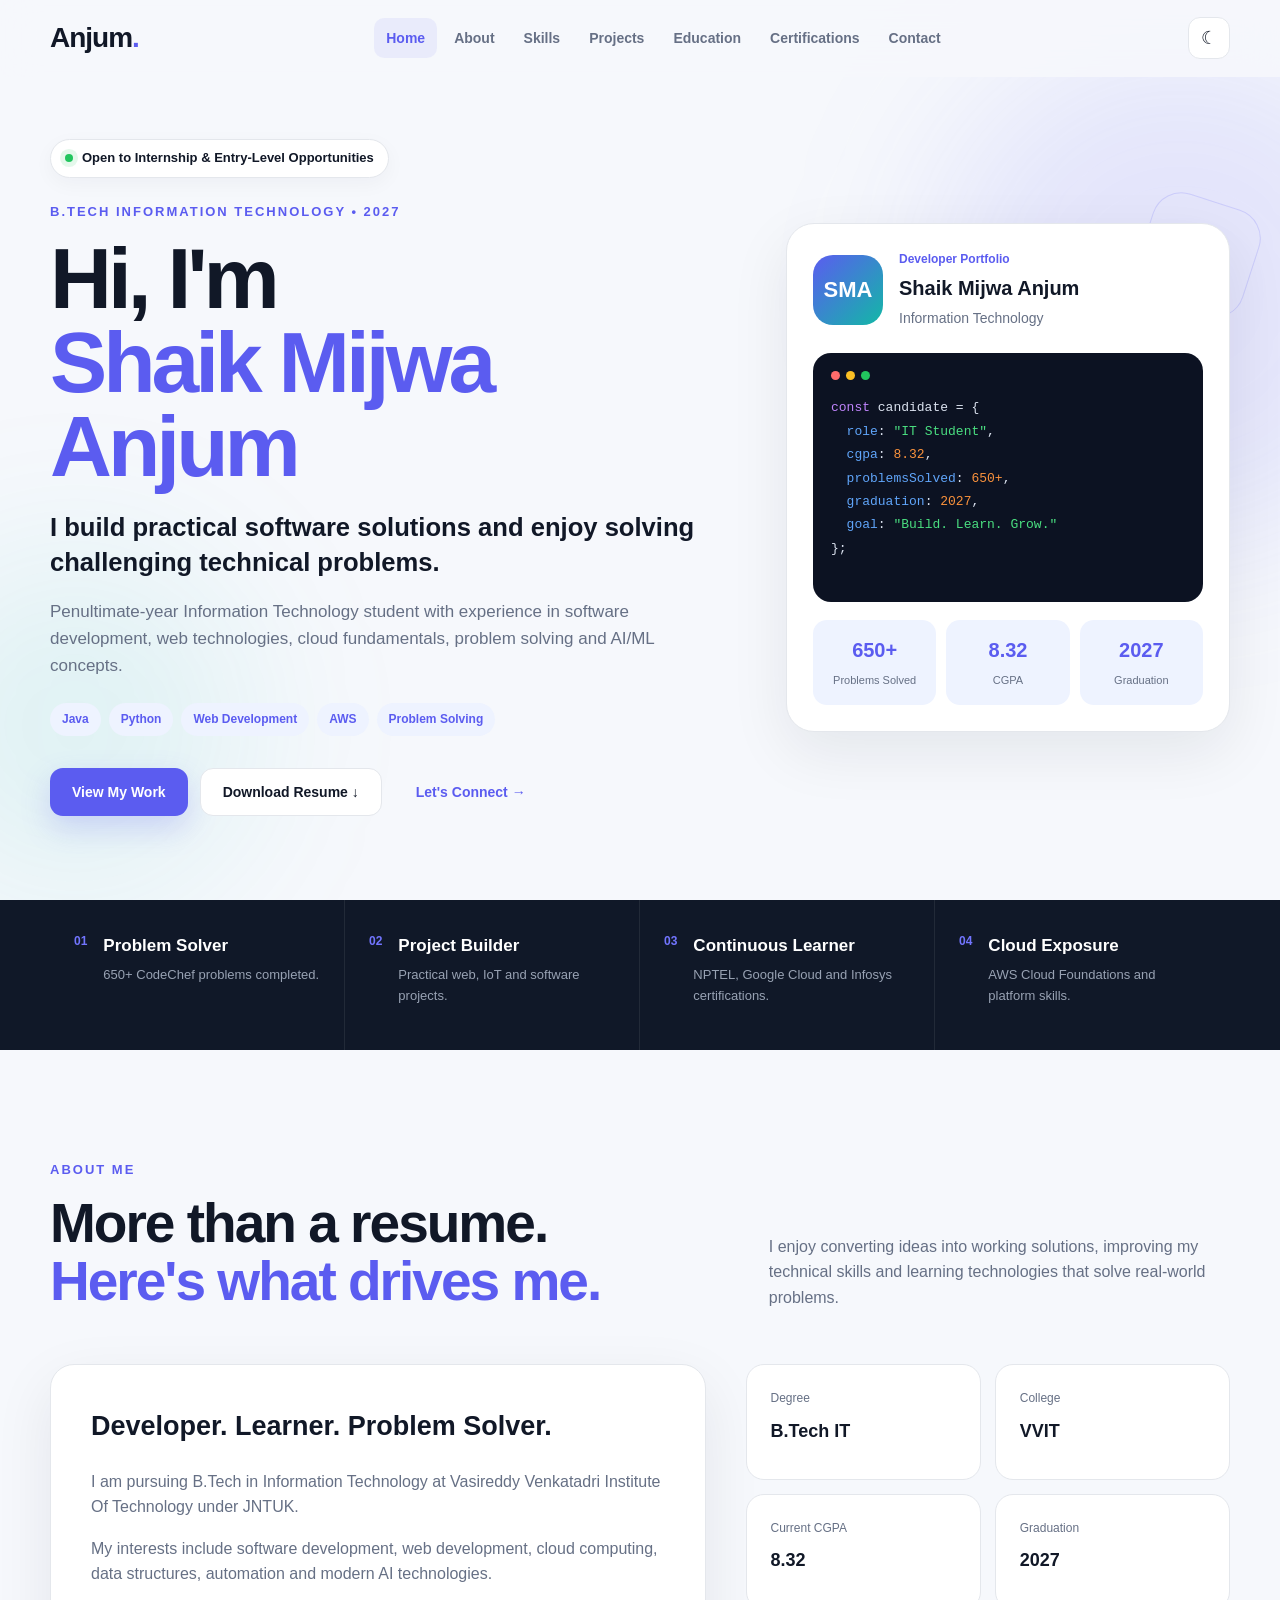
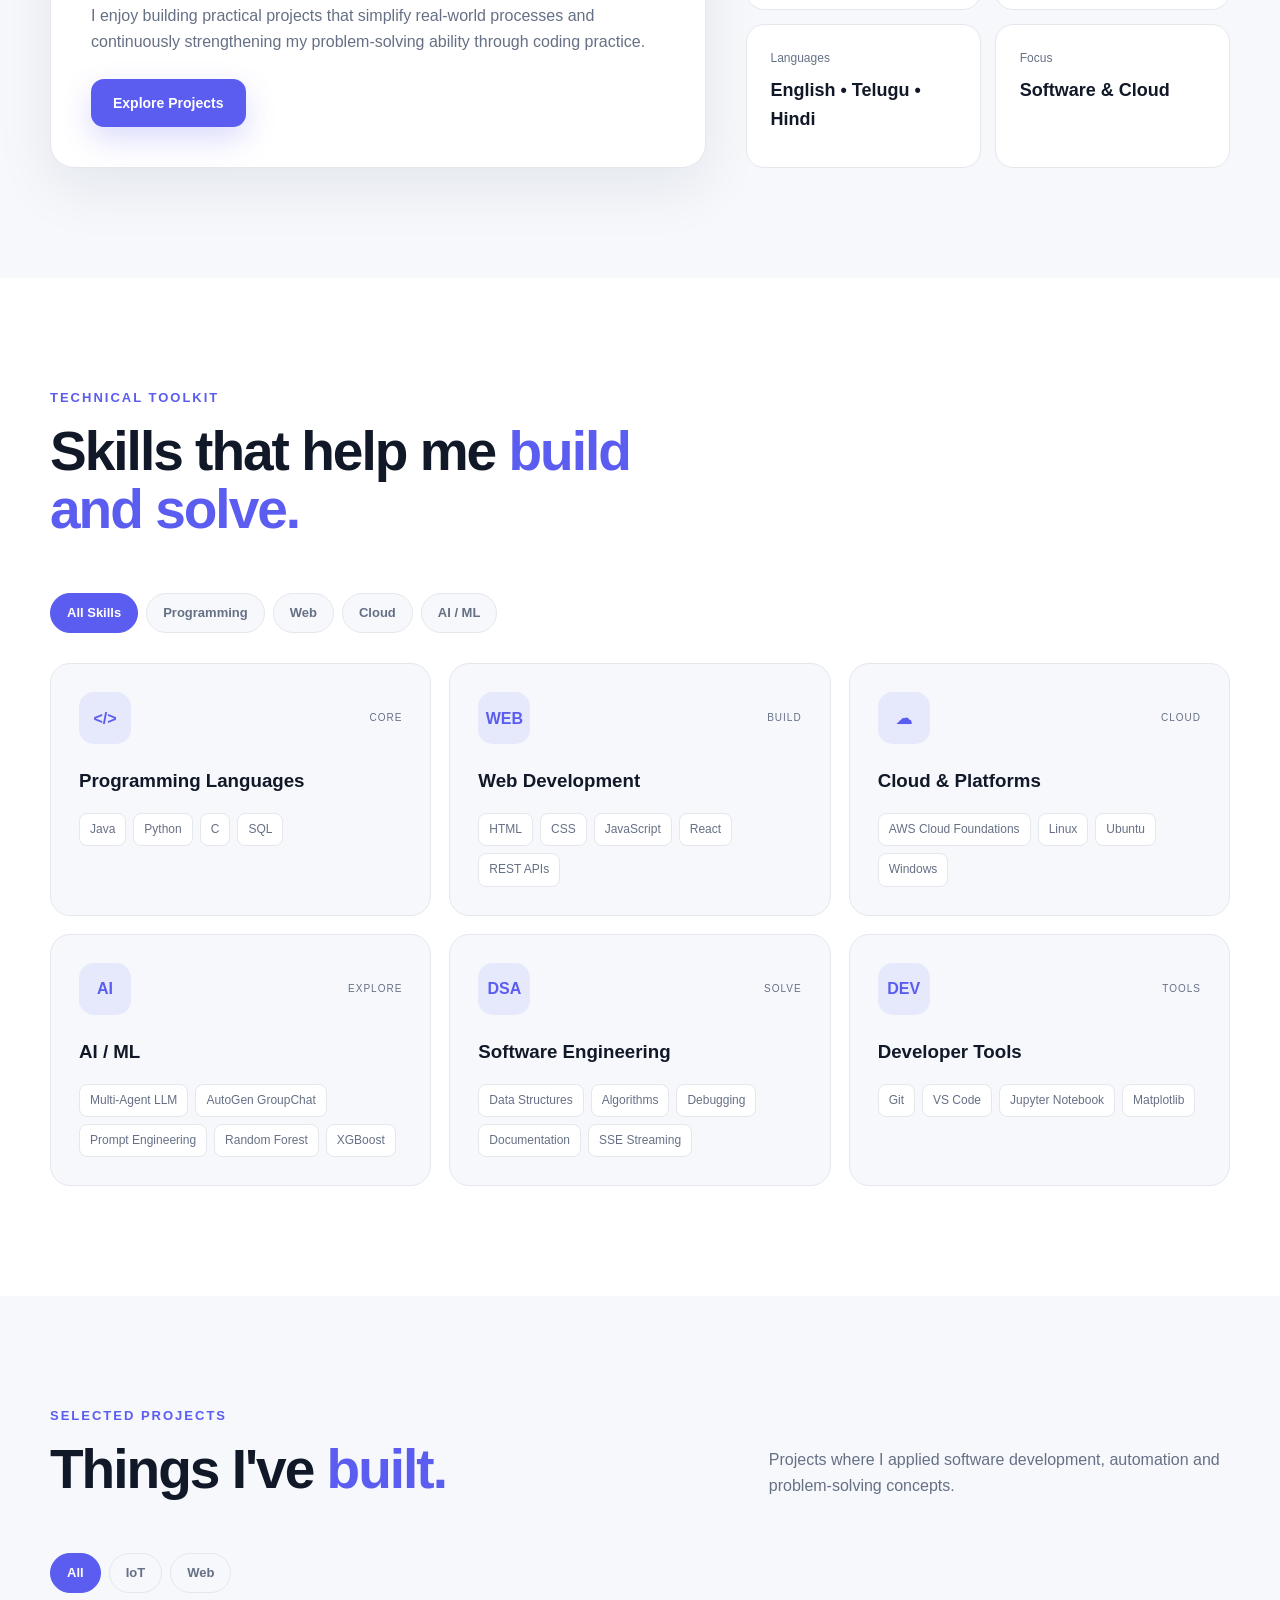
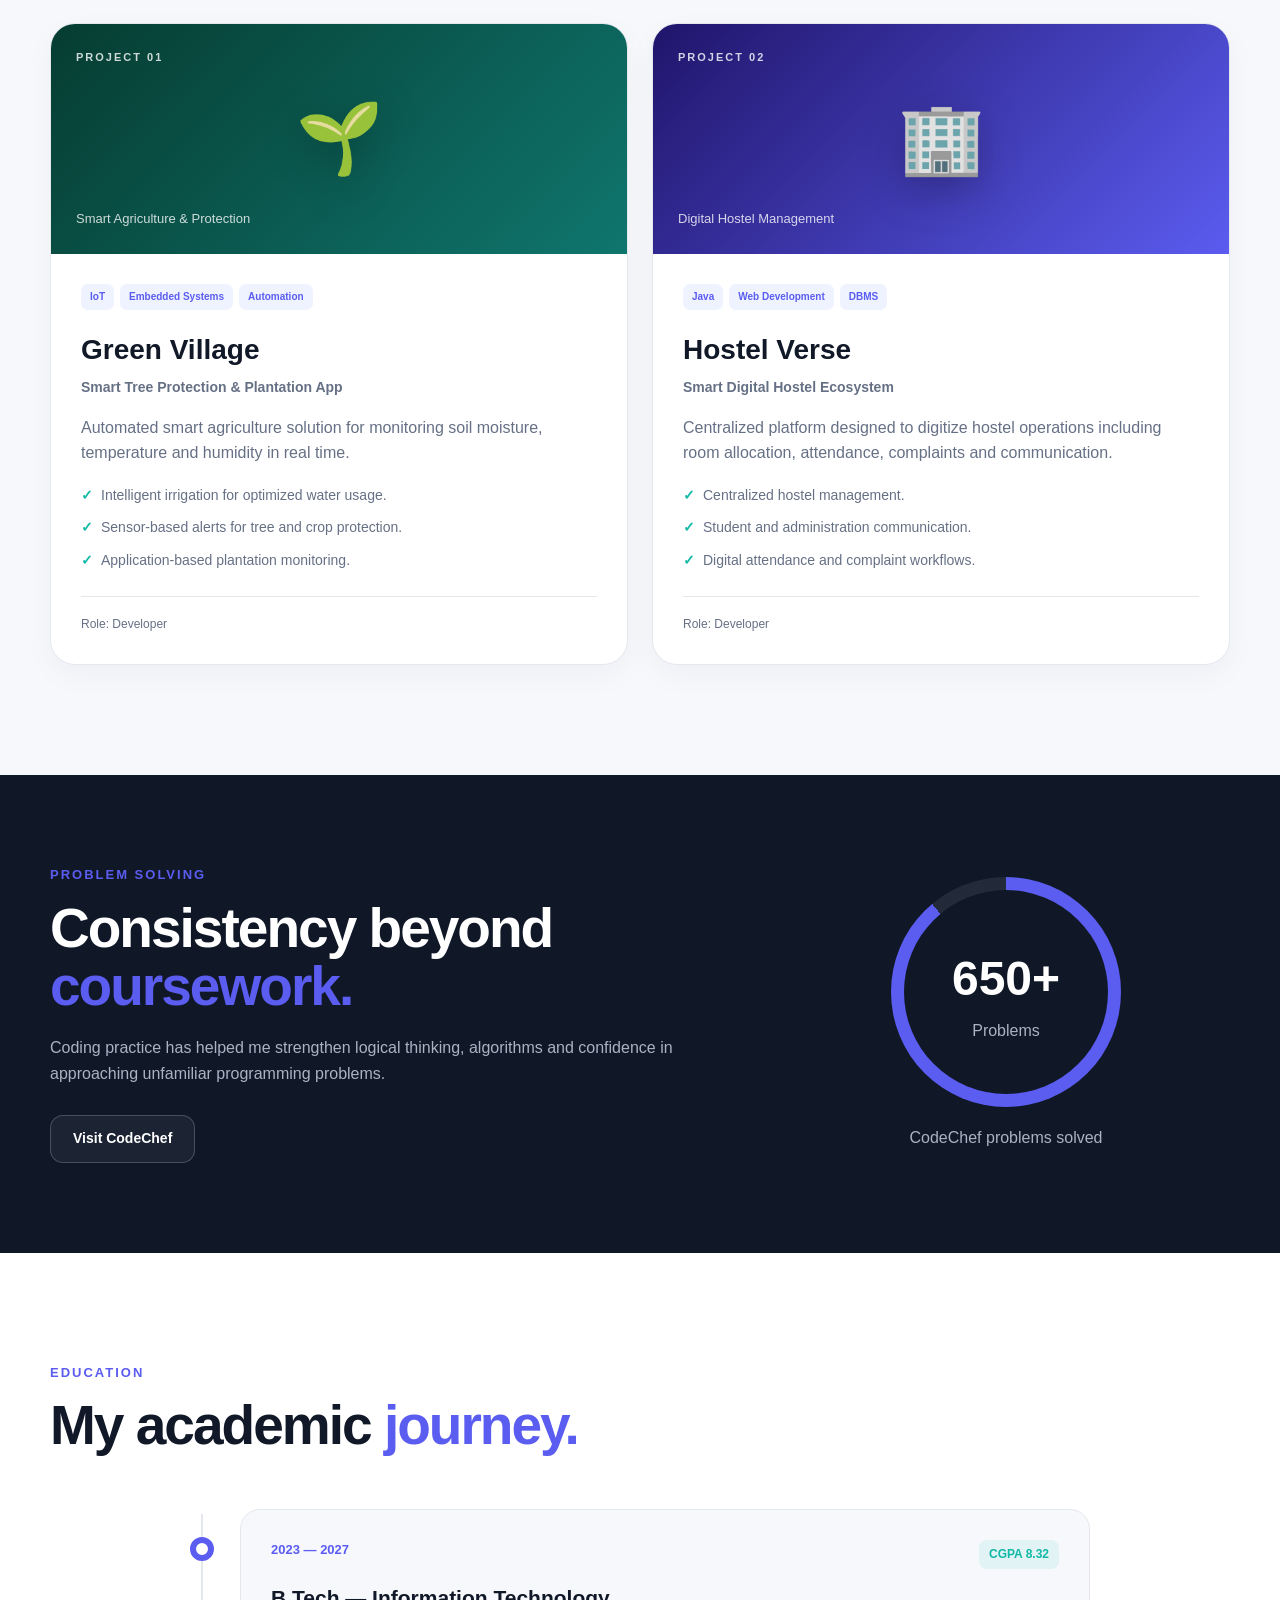
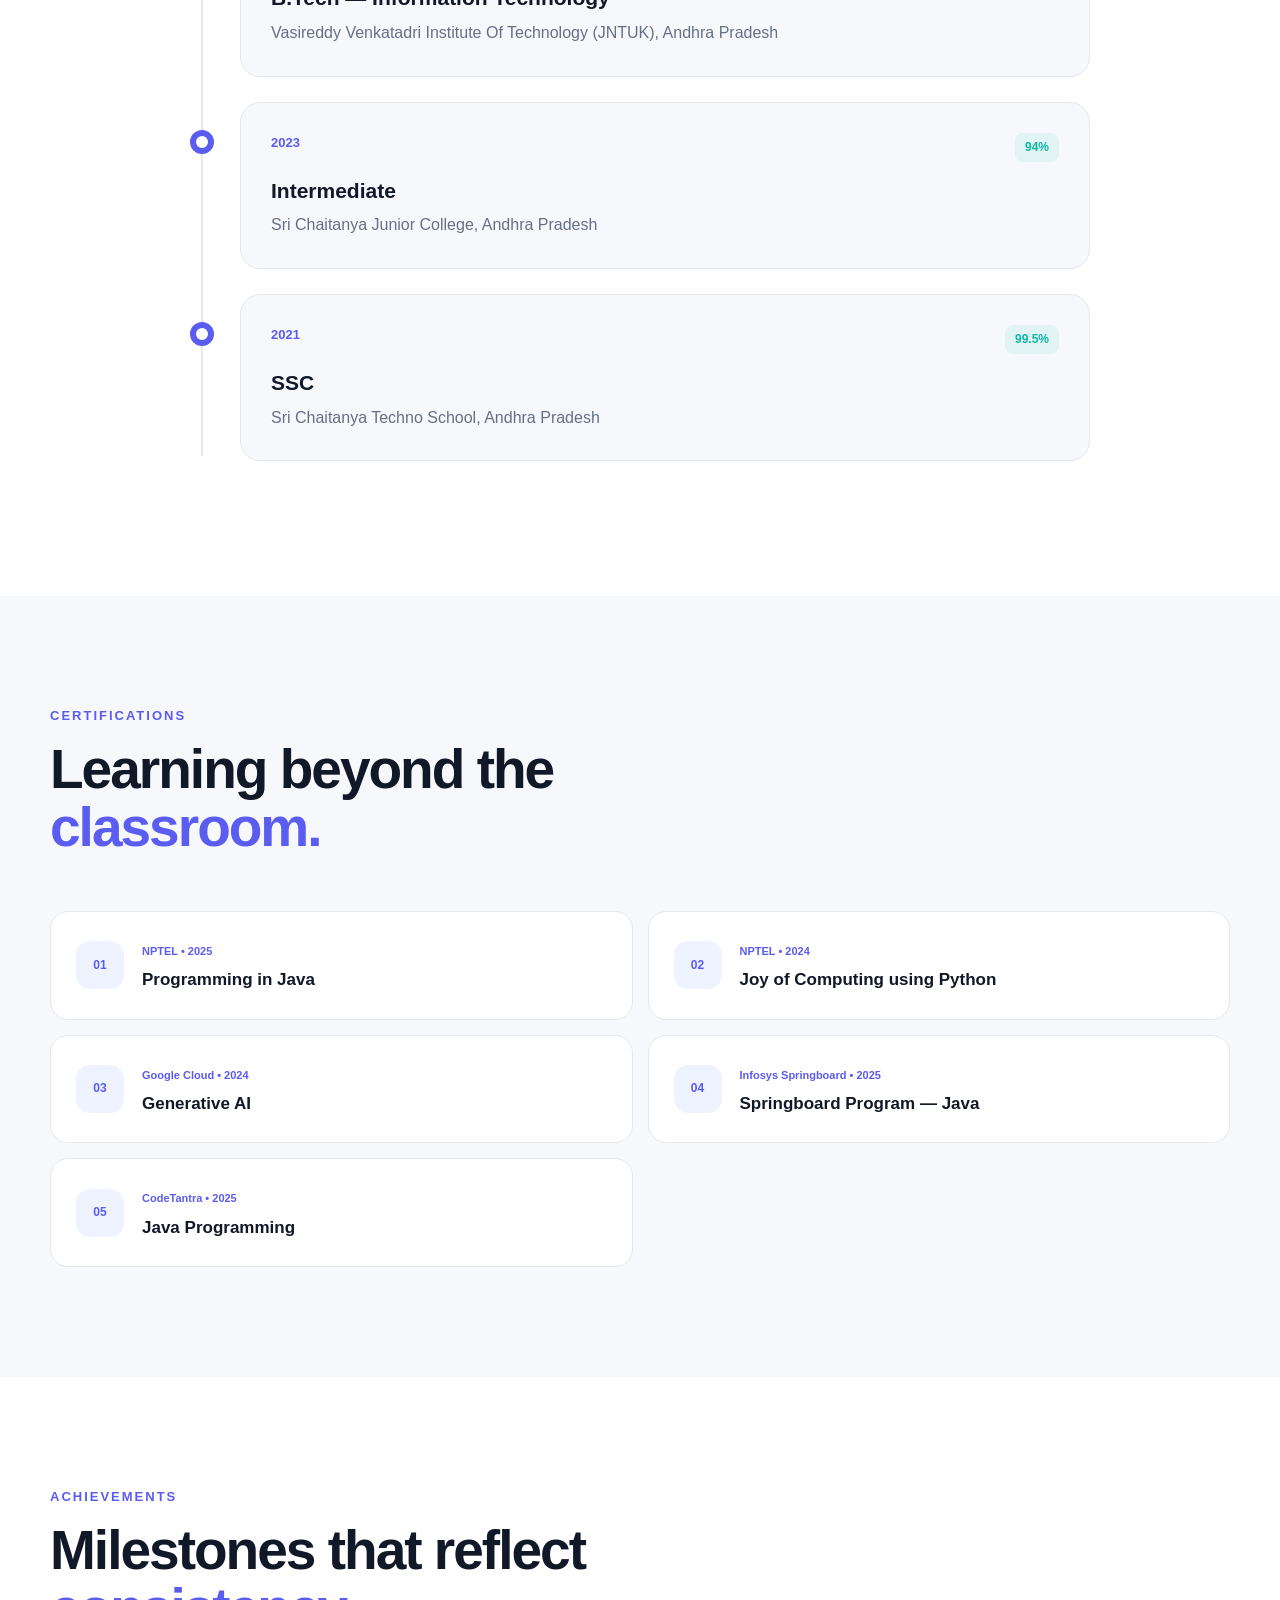
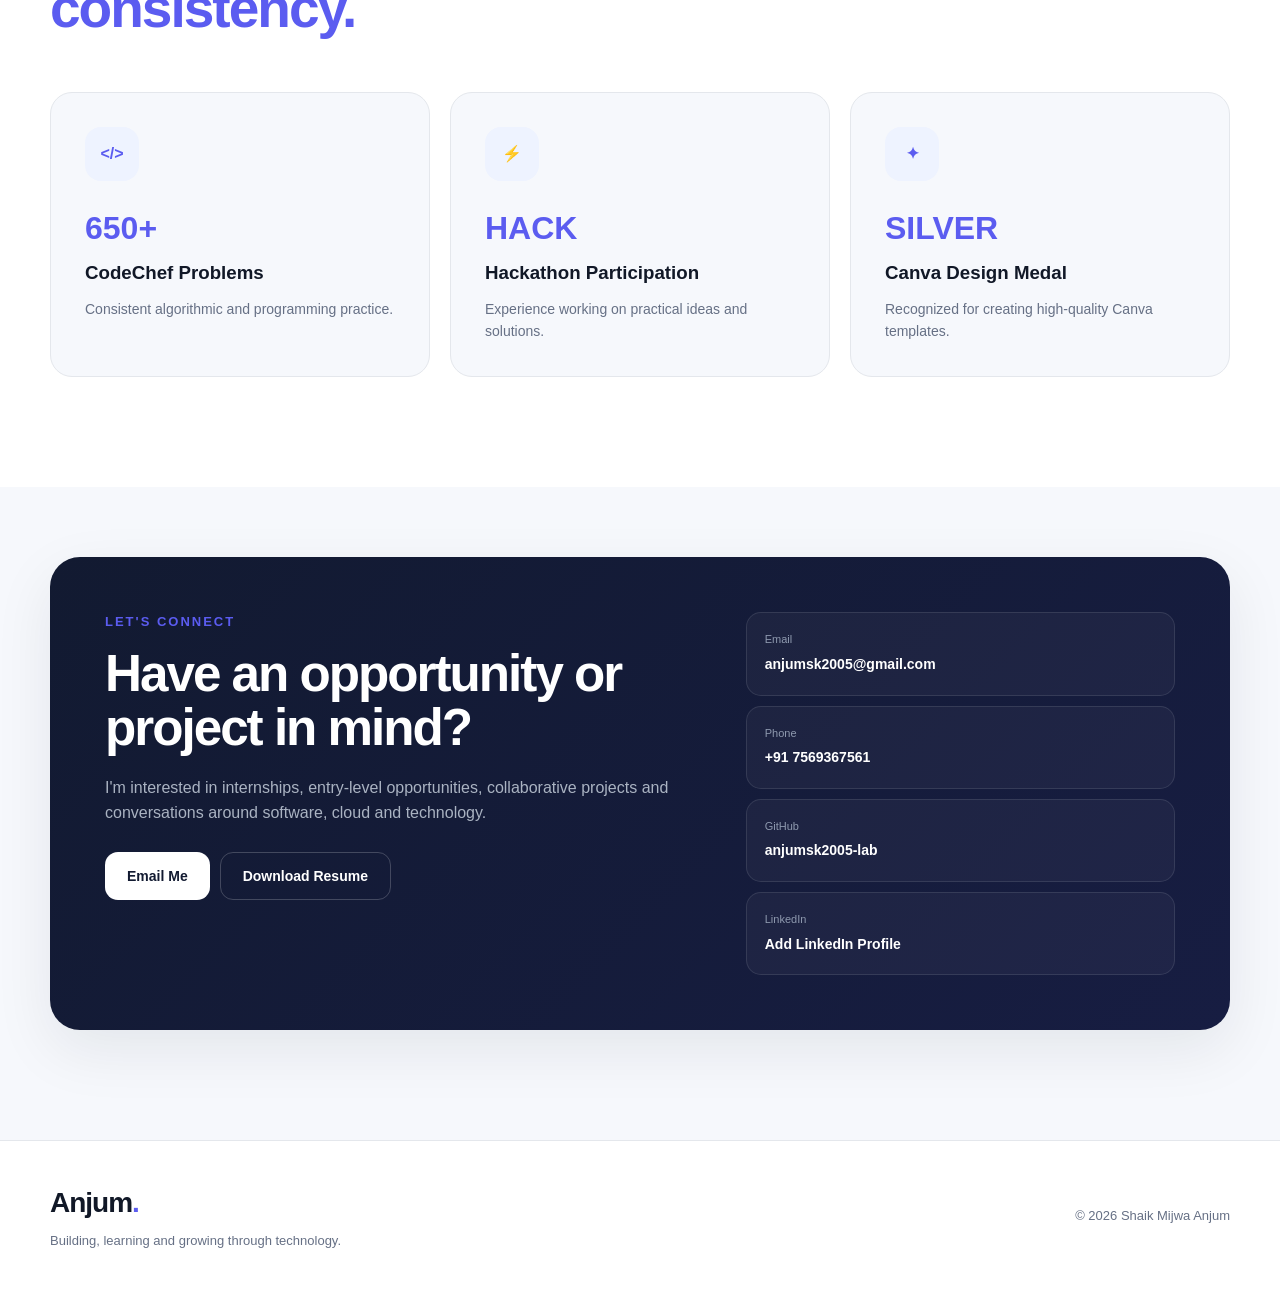
<file: Task-1-Portfolio/index.html>
<!DOCTYPE html>
<html lang="en">

<head>
    <meta charset="UTF-8">

    <meta name="viewport"
          content="width=device-width, initial-scale=1.0">

    <meta name="description"
          content="Portfolio of Shaik Mijwa Anjum - B.Tech Information Technology student, developer and problem solver.">

    <title>Shaik Mijwa Anjum | Developer Portfolio</title>

    <link rel="stylesheet" href="style.css">
</head>

<body>


<!-- ========================================
     NAVBAR
======================================== -->

<header class="header">

    <nav class="navbar container">

        <a href="#home" class="logo">
            Anjum<span>.</span>
        </a>


        <ul class="nav-links" id="navLinks">

            <li>
                <a href="#home" class="nav-link active">
                    Home
                </a>
            </li>

            <li>
                <a href="#about" class="nav-link">
                    About
                </a>
            </li>

            <li>
                <a href="#skills" class="nav-link">
                    Skills
                </a>
            </li>

            <li>
                <a href="#projects" class="nav-link">
                    Projects
                </a>
            </li>

            <li>
                <a href="#education" class="nav-link">
                    Education
                </a>
            </li>

            <li>
                <a href="#certifications" class="nav-link">
                    Certifications
                </a>
            </li>

            <li>
                <a href="#contact" class="nav-link">
                    Contact
                </a>
            </li>

        </ul>


        <div class="nav-actions">

            <button
                id="themeToggle"
                class="icon-button"
                aria-label="Toggle dark mode">

                ☾

            </button>


            <button
                id="menuButton"
                class="menu-button"
                aria-label="Open menu">

                ☰

            </button>

        </div>

    </nav>

</header>



<!-- ========================================
     HERO
======================================== -->

<main>

<section id="home" class="hero">

    <div class="container hero-grid">


        <!-- LEFT -->

        <div class="hero-content reveal">

            <div class="availability-badge">

                <span class="status-dot"></span>

                Open to Internship & Entry-Level Opportunities

            </div>


            <p class="eyebrow">
                B.TECH INFORMATION TECHNOLOGY • 2027
            </p>


            <h1>

                Hi, I'm

                <span>
                    Shaik Mijwa Anjum
                </span>

            </h1>


            <h2>

                I build practical software solutions and enjoy solving
                challenging technical problems.

            </h2>


            <p class="hero-description">

                Penultimate-year Information Technology student with
                experience in software development, web technologies,
                cloud fundamentals, problem solving and AI/ML concepts.

            </p>


            <div class="hero-tags">

                <span>Java</span>

                <span>Python</span>

                <span>Web Development</span>

                <span>AWS</span>

                <span>Problem Solving</span>

            </div>


            <div class="hero-buttons">

                <a
                    href="#projects"
                    class="btn primary-btn">

                    View My Work

                </a>


                <a
                    href="resume.pdf"
                    class="btn secondary-btn"
                    download>

                    Download Resume ↓

                </a>


                <a
                    href="#contact"
                    class="btn text-btn">

                    Let's Connect →

                </a>

            </div>

        </div>



        <!-- RIGHT -->

        <div class="hero-dashboard reveal">

            <div class="profile-panel">


                <div class="profile-top">

                    <div class="profile-avatar">
                        SMA
                    </div>


                    <div>

                        <p class="profile-status">
                            Developer Portfolio
                        </p>

                        <h3>
                            Shaik Mijwa Anjum
                        </h3>

                        <p>
                            Information Technology
                        </p>

                    </div>

                </div>


                <div class="code-window">

                    <div class="code-dots">

                        <span></span>
                        <span></span>
                        <span></span>

                    </div>


                    <pre>
<span class="code-purple">const</span> candidate = {
  <span class="code-blue">role</span>: <span class="code-green">"IT Student"</span>,
  <span class="code-blue">cgpa</span>: <span class="code-orange">8.32</span>,
  <span class="code-blue">problemsSolved</span>: <span class="code-orange">650+</span>,
  <span class="code-blue">graduation</span>: <span class="code-orange">2027</span>,
  <span class="code-blue">goal</span>: <span class="code-green">"Build. Learn. Grow."</span>
};
                    </pre>

                </div>


                <div class="mini-stats">

                    <div>

                        <strong
                            class="counter"
                            data-target="650">

                            0

                        </strong>

                        <span>
                            Problems Solved
                        </span>

                    </div>


                    <div>

                        <strong>
                            8.32
                        </strong>

                        <span>
                            CGPA
                        </span>

                    </div>


                    <div>

                        <strong>
                            2027
                        </strong>

                        <span>
                            Graduation
                        </span>

                    </div>

                </div>

            </div>

        </div>

    </div>

</section>



<!-- ========================================
     QUICK HIGHLIGHTS
======================================== -->

<section class="highlights">

    <div class="container highlights-grid">


        <div class="highlight-item reveal">

            <span class="highlight-number">
                01
            </span>

            <div>

                <h3>
                    Problem Solver
                </h3>

                <p>
                    650+ CodeChef problems completed.
                </p>

            </div>

        </div>


        <div class="highlight-item reveal">

            <span class="highlight-number">
                02
            </span>

            <div>

                <h3>
                    Project Builder
                </h3>

                <p>
                    Practical web, IoT and software projects.
                </p>

            </div>

        </div>


        <div class="highlight-item reveal">

            <span class="highlight-number">
                03
            </span>

            <div>

                <h3>
                    Continuous Learner
                </h3>

                <p>
                    NPTEL, Google Cloud and Infosys certifications.
                </p>

            </div>

        </div>


        <div class="highlight-item reveal">

            <span class="highlight-number">
                04
            </span>

            <div>

                <h3>
                    Cloud Exposure
                </h3>

                <p>
                    AWS Cloud Foundations and platform skills.
                </p>

            </div>

        </div>

    </div>

</section>



<!-- ========================================
     ABOUT
======================================== -->

<section id="about" class="section">

    <div class="container">


        <div class="section-heading reveal">

            <div>

                <p class="eyebrow">
                    ABOUT ME
                </p>

                <h2>
                    More than a resume.
                    <span>
                        Here's what drives me.
                    </span>
                </h2>

            </div>


            <p class="heading-description">

                I enjoy converting ideas into working solutions,
                improving my technical skills and learning technologies
                that solve real-world problems.

            </p>

        </div>


        <div class="about-grid">


            <div class="about-main reveal">

                <h3>
                    Developer. Learner. Problem Solver.
                </h3>


                <p>

                    I am pursuing B.Tech in Information Technology at
                    Vasireddy Venkatadri Institute Of Technology under JNTUK.

                </p>


                <p>

                    My interests include software development, web
                    development, cloud computing, data structures,
                    automation and modern AI technologies.

                </p>


                <p>

                    I enjoy building practical projects that simplify
                    real-world processes and continuously strengthening
                    my problem-solving ability through coding practice.

                </p>


                <div class="about-actions">

                    <a
                        href="#projects"
                        class="btn primary-btn">

                        Explore Projects

                    </a>

                </div>

            </div>



            <div class="about-info reveal">


                <div class="info-card">

                    <span>
                        Degree
                    </span>

                    <strong>
                        B.Tech IT
                    </strong>

                </div>


                <div class="info-card">

                    <span>
                        College
                    </span>

                    <strong>
                        VVIT
                    </strong>

                </div>


                <div class="info-card">

                    <span>
                        Current CGPA
                    </span>

                    <strong>
                        8.32
                    </strong>

                </div>


                <div class="info-card">

                    <span>
                        Graduation
                    </span>

                    <strong>
                        2027
                    </strong>

                </div>


                <div class="info-card">

                    <span>
                        Languages
                    </span>

                    <strong>
                        English • Telugu • Hindi
                    </strong>

                </div>


                <div class="info-card">

                    <span>
                        Focus
                    </span>

                    <strong>
                        Software & Cloud
                    </strong>

                </div>

            </div>

        </div>

    </div>

</section>



<!-- ========================================
     SKILLS
======================================== -->

<section id="skills" class="section alternate-section">

    <div class="container">


        <div class="section-heading reveal">

            <div>

                <p class="eyebrow">
                    TECHNICAL TOOLKIT
                </p>

                <h2>
                    Skills that help me
                    <span>
                        build and solve.
                    </span>
                </h2>

            </div>

        </div>



        <div class="skill-tabs reveal">

            <button
                class="skill-tab active"
                data-category="all">

                All Skills

            </button>

            <button
                class="skill-tab"
                data-category="programming">

                Programming

            </button>

            <button
                class="skill-tab"
                data-category="web">

                Web

            </button>

            <button
                class="skill-tab"
                data-category="cloud">

                Cloud

            </button>

            <button
                class="skill-tab"
                data-category="ai">

                AI / ML

            </button>

        </div>



        <div class="skills-grid">


            <article
                class="skill-card reveal"
                data-category="programming">

                <div class="skill-card-top">

                    <span class="skill-symbol">
                        &lt;/&gt;
                    </span>

                    <span class="skill-level">
                        CORE
                    </span>

                </div>

                <h3>
                    Programming Languages
                </h3>

                <div class="skill-badges">

                    <span>Java</span>

                    <span>Python</span>

                    <span>C</span>

                    <span>SQL</span>

                </div>

            </article>



            <article
                class="skill-card reveal"
                data-category="web">

                <div class="skill-card-top">

                    <span class="skill-symbol">
                        WEB
                    </span>

                    <span class="skill-level">
                        BUILD
                    </span>

                </div>

                <h3>
                    Web Development
                </h3>

                <div class="skill-badges">

                    <span>HTML</span>

                    <span>CSS</span>

                    <span>JavaScript</span>

                    <span>React</span>

                    <span>REST APIs</span>

                </div>

            </article>



            <article
                class="skill-card reveal"
                data-category="cloud">

                <div class="skill-card-top">

                    <span class="skill-symbol">
                        ☁
                    </span>

                    <span class="skill-level">
                        CLOUD
                    </span>

                </div>

                <h3>
                    Cloud & Platforms
                </h3>

                <div class="skill-badges">

                    <span>AWS Cloud Foundations</span>

                    <span>Linux</span>

                    <span>Ubuntu</span>

                    <span>Windows</span>

                </div>

            </article>



            <article
                class="skill-card reveal"
                data-category="ai">

                <div class="skill-card-top">

                    <span class="skill-symbol">
                        AI
                    </span>

                    <span class="skill-level">
                        EXPLORE
                    </span>

                </div>

                <h3>
                    AI / ML
                </h3>

                <div class="skill-badges">

                    <span>Multi-Agent LLM</span>

                    <span>AutoGen GroupChat</span>

                    <span>Prompt Engineering</span>

                    <span>Random Forest</span>

                    <span>XGBoost</span>

                </div>

            </article>



            <article
                class="skill-card reveal"
                data-category="programming">

                <div class="skill-card-top">

                    <span class="skill-symbol">
                        DSA
                    </span>

                    <span class="skill-level">
                        SOLVE
                    </span>

                </div>

                <h3>
                    Software Engineering
                </h3>

                <div class="skill-badges">

                    <span>Data Structures</span>

                    <span>Algorithms</span>

                    <span>Debugging</span>

                    <span>Documentation</span>

                    <span>SSE Streaming</span>

                </div>

            </article>



            <article
                class="skill-card reveal"
                data-category="web">

                <div class="skill-card-top">

                    <span class="skill-symbol">
                        DEV
                    </span>

                    <span class="skill-level">
                        TOOLS
                    </span>

                </div>

                <h3>
                    Developer Tools
                </h3>

                <div class="skill-badges">

                    <span>Git</span>

                    <span>VS Code</span>

                    <span>Jupyter Notebook</span>

                    <span>Matplotlib</span>

                </div>

            </article>

        </div>

    </div>

</section>



<!-- ========================================
     PROJECTS
======================================== -->

<section id="projects" class="section">

    <div class="container">


        <div class="section-heading reveal">

            <div>

                <p class="eyebrow">
                    SELECTED PROJECTS
                </p>

                <h2>
                    Things I've
                    <span>
                        built.
                    </span>
                </h2>

            </div>


            <p class="heading-description">

                Projects where I applied software development,
                automation and problem-solving concepts.

            </p>

        </div>



        <div class="project-filters reveal">

            <button
                class="project-filter active"
                data-filter="all">

                All

            </button>

            <button
                class="project-filter"
                data-filter="iot">

                IoT

            </button>

            <button
                class="project-filter"
                data-filter="web">

                Web

            </button>

        </div>



        <div class="projects-grid">


            <!-- PROJECT 1 -->

            <article
                class="project-card reveal"
                data-project="iot">


                <div class="project-visual green-project">

                    <span>
                        PROJECT 01
                    </span>

                    <div class="visual-icon">
                        🌱
                    </div>

                    <p>
                        Smart Agriculture & Protection
                    </p>

                </div>


                <div class="project-content">

                    <div class="project-meta">

                        <span>
                            IoT
                        </span>

                        <span>
                            Embedded Systems
                        </span>

                        <span>
                            Automation
                        </span>

                    </div>


                    <h3>
                        Green Village
                    </h3>


                    <h4>
                        Smart Tree Protection & Plantation App
                    </h4>


                    <p>

                        Automated smart agriculture solution for
                        monitoring soil moisture, temperature and
                        humidity in real time.

                    </p>


                    <ul>

                        <li>
                            Intelligent irrigation for optimized water usage.
                        </li>

                        <li>
                            Sensor-based alerts for tree and crop protection.
                        </li>

                        <li>
                            Application-based plantation monitoring.
                        </li>

                    </ul>


                    <div class="project-footer">

                        <span>
                            Role: Developer
                        </span>

                    </div>

                </div>

            </article>



            <!-- PROJECT 2 -->

            <article
                class="project-card reveal"
                data-project="web">


                <div class="project-visual hostel-project">

                    <span>
                        PROJECT 02
                    </span>

                    <div class="visual-icon">
                        🏢
                    </div>

                    <p>
                        Digital Hostel Management
                    </p>

                </div>


                <div class="project-content">

                    <div class="project-meta">

                        <span>
                            Java
                        </span>

                        <span>
                            Web Development
                        </span>

                        <span>
                            DBMS
                        </span>

                    </div>


                    <h3>
                        Hostel Verse
                    </h3>


                    <h4>
                        Smart Digital Hostel Ecosystem
                    </h4>


                    <p>

                        Centralized platform designed to digitize hostel
                        operations including room allocation, attendance,
                        complaints and communication.

                    </p>


                    <ul>

                        <li>
                            Centralized hostel management.
                        </li>

                        <li>
                            Student and administration communication.
                        </li>

                        <li>
                            Digital attendance and complaint workflows.
                        </li>

                    </ul>


                    <div class="project-footer">

                        <span>
                            Role: Developer
                        </span>

                    </div>

                </div>

            </article>

        </div>

    </div>

</section>



<!-- ========================================
     PROBLEM SOLVING
======================================== -->

<section class="coding-section">

    <div class="container coding-grid">


        <div class="coding-content reveal">

            <p class="eyebrow">
                PROBLEM SOLVING
            </p>

            <h2>
                Consistency beyond
                <span>
                    coursework.
                </span>
            </h2>

            <p>

                Coding practice has helped me strengthen logical thinking,
                algorithms and confidence in approaching unfamiliar
                programming problems.

            </p>


            <a
                href="https://www.codechef.com/"
                target="_blank"
                rel="noopener"
                class="btn secondary-btn">

                Visit CodeChef

            </a>

        </div>



        <div class="coding-score reveal">

            <div class="coding-score-ring">

                <div>

                    <strong>
                        650+
                    </strong>

                    <span>
                        Problems
                    </span>

                </div>

            </div>


            <p>
                CodeChef problems solved
            </p>

        </div>

    </div>

</section>



<!-- ========================================
     EDUCATION
======================================== -->

<section id="education" class="section alternate-section">

    <div class="container">


        <div class="section-heading reveal">

            <div>

                <p class="eyebrow">
                    EDUCATION
                </p>

                <h2>
                    My academic
                    <span>
                        journey.
                    </span>
                </h2>

            </div>

        </div>



        <div class="timeline">


            <article class="timeline-item reveal">

                <div class="timeline-dot"></div>

                <div class="timeline-card">

                    <div class="timeline-top">

                        <span>
                            2023 — 2027
                        </span>

                        <strong>
                            CGPA 8.32
                        </strong>

                    </div>

                    <h3>
                        B.Tech — Information Technology
                    </h3>

                    <p>
                        Vasireddy Venkatadri Institute Of Technology
                        (JNTUK), Andhra Pradesh
                    </p>

                </div>

            </article>



            <article class="timeline-item reveal">

                <div class="timeline-dot"></div>

                <div class="timeline-card">

                    <div class="timeline-top">

                        <span>
                            2023
                        </span>

                        <strong>
                            94%
                        </strong>

                    </div>

                    <h3>
                        Intermediate
                    </h3>

                    <p>
                        Sri Chaitanya Junior College,
                        Andhra Pradesh
                    </p>

                </div>

            </article>



            <article class="timeline-item reveal">

                <div class="timeline-dot"></div>

                <div class="timeline-card">

                    <div class="timeline-top">

                        <span>
                            2021
                        </span>

                        <strong>
                            99.5%
                        </strong>

                    </div>

                    <h3>
                        SSC
                    </h3>

                    <p>
                        Sri Chaitanya Techno School,
                        Andhra Pradesh
                    </p>

                </div>

            </article>

        </div>

    </div>

</section>



<!-- ========================================
     CERTIFICATIONS
======================================== -->

<section id="certifications" class="section">

    <div class="container">


        <div class="section-heading reveal">

            <div>

                <p class="eyebrow">
                    CERTIFICATIONS
                </p>

                <h2>
                    Learning beyond the
                    <span>
                        classroom.
                    </span>
                </h2>

            </div>

        </div>



        <div class="certifications-grid">


            <article class="certificate-card reveal">

                <div class="certificate-number">
                    01
                </div>

                <div>

                    <span>
                        NPTEL • 2025
                    </span>

                    <h3>
                        Programming in Java
                    </h3>

                </div>

            </article>



            <article class="certificate-card reveal">

                <div class="certificate-number">
                    02
                </div>

                <div>

                    <span>
                        NPTEL • 2024
                    </span>

                    <h3>
                        Joy of Computing using Python
                    </h3>

                </div>

            </article>



            <article class="certificate-card reveal">

                <div class="certificate-number">
                    03
                </div>

                <div>

                    <span>
                        Google Cloud • 2024
                    </span>

                    <h3>
                        Generative AI
                    </h3>

                </div>

            </article>



            <article class="certificate-card reveal">

                <div class="certificate-number">
                    04
                </div>

                <div>

                    <span>
                        Infosys Springboard • 2025
                    </span>

                    <h3>
                        Springboard Program — Java
                    </h3>

                </div>

            </article>



            <article class="certificate-card reveal">

                <div class="certificate-number">
                    05
                </div>

                <div>

                    <span>
                        CodeTantra • 2025
                    </span>

                    <h3>
                        Java Programming
                    </h3>

                </div>

            </article>

        </div>

    </div>

</section>



<!-- ========================================
     ACHIEVEMENTS
======================================== -->

<section class="section achievements-section">

    <div class="container">


        <div class="section-heading reveal">

            <div>

                <p class="eyebrow">
                    ACHIEVEMENTS
                </p>

                <h2>
                    Milestones that reflect
                    <span>
                        consistency.
                    </span>
                </h2>

            </div>

        </div>



        <div class="achievements-grid">


            <article class="achievement-card reveal">

                <div class="achievement-icon">
                    &lt;/&gt;
                </div>

                <strong>
                    650+
                </strong>

                <h3>
                    CodeChef Problems
                </h3>

                <p>
                    Consistent algorithmic and programming practice.
                </p>

            </article>



            <article class="achievement-card reveal">

                <div class="achievement-icon">
                    ⚡
                </div>

                <strong>
                    HACK
                </strong>

                <h3>
                    Hackathon Participation
                </h3>

                <p>
                    Experience working on practical ideas and solutions.
                </p>

            </article>



            <article class="achievement-card reveal">

                <div class="achievement-icon">
                    ✦
                </div>

                <strong>
                    SILVER
                </strong>

                <h3>
                    Canva Design Medal
                </h3>

                <p>
                    Recognized for creating high-quality Canva templates.
                </p>

            </article>

        </div>

    </div>

</section>



<!-- ========================================
     CONTACT
======================================== -->

<section id="contact" class="section contact-section">

    <div class="container">


        <div class="contact-card reveal">


            <div class="contact-copy">

                <p class="eyebrow">
                    LET'S CONNECT
                </p>

                <h2>
                    Have an opportunity or project in mind?
                </h2>

                <p>

                    I'm interested in internships, entry-level opportunities,
                    collaborative projects and conversations around software,
                    cloud and technology.

                </p>


                <div class="contact-buttons">

                    <a
                        href="mailto:anjumsk2005@gmail.com"
                        class="btn light-btn">

                        Email Me

                    </a>


                    <a
                        href="resume.pdf"
                        download
                        class="btn outline-light-btn">

                        Download Resume

                    </a>

                </div>

            </div>



            <div class="contact-details">


                <a href="mailto:anjumsk2005@gmail.com">

                    <span>
                        Email
                    </span>

                    <strong>
                        anjumsk2005@gmail.com
                    </strong>

                </a>


                <a href="tel:+917569367561">

                    <span>
                        Phone
                    </span>

                    <strong>
                        +91 7569367561
                    </strong>

                </a>


                <a
                    href="https://github.com/anjumsk2005-lab"
                    target="_blank"
                    rel="noopener">

                    <span>
                        GitHub
                    </span>

                    <strong>
                        anjumsk2005-lab
                    </strong>

                </a>


                <!--
                Replace # with your LinkedIn profile URL
                when you have it.
                -->

                <a href="#">

                    <span>
                        LinkedIn
                    </span>

                    <strong>
                        Add LinkedIn Profile
                    </strong>

                </a>

            </div>

        </div>

    </div>

</section>

</main>



<!-- ========================================
     FOOTER
======================================== -->

<footer>

    <div class="container footer-content">

        <div>

            <a href="#home" class="logo">
                Anjum<span>.</span>
            </a>

            <p>
                Building, learning and growing through technology.
            </p>

        </div>


        <p>
            © 2026 Shaik Mijwa Anjum
        </p>

    </div>

</footer>



<!-- BACK TO TOP -->

<button
    id="backToTop"
    class="back-to-top"
    aria-label="Back to top">

    ↑

</button>


<script src="script.js"></script>

</body>

</html>
</file>
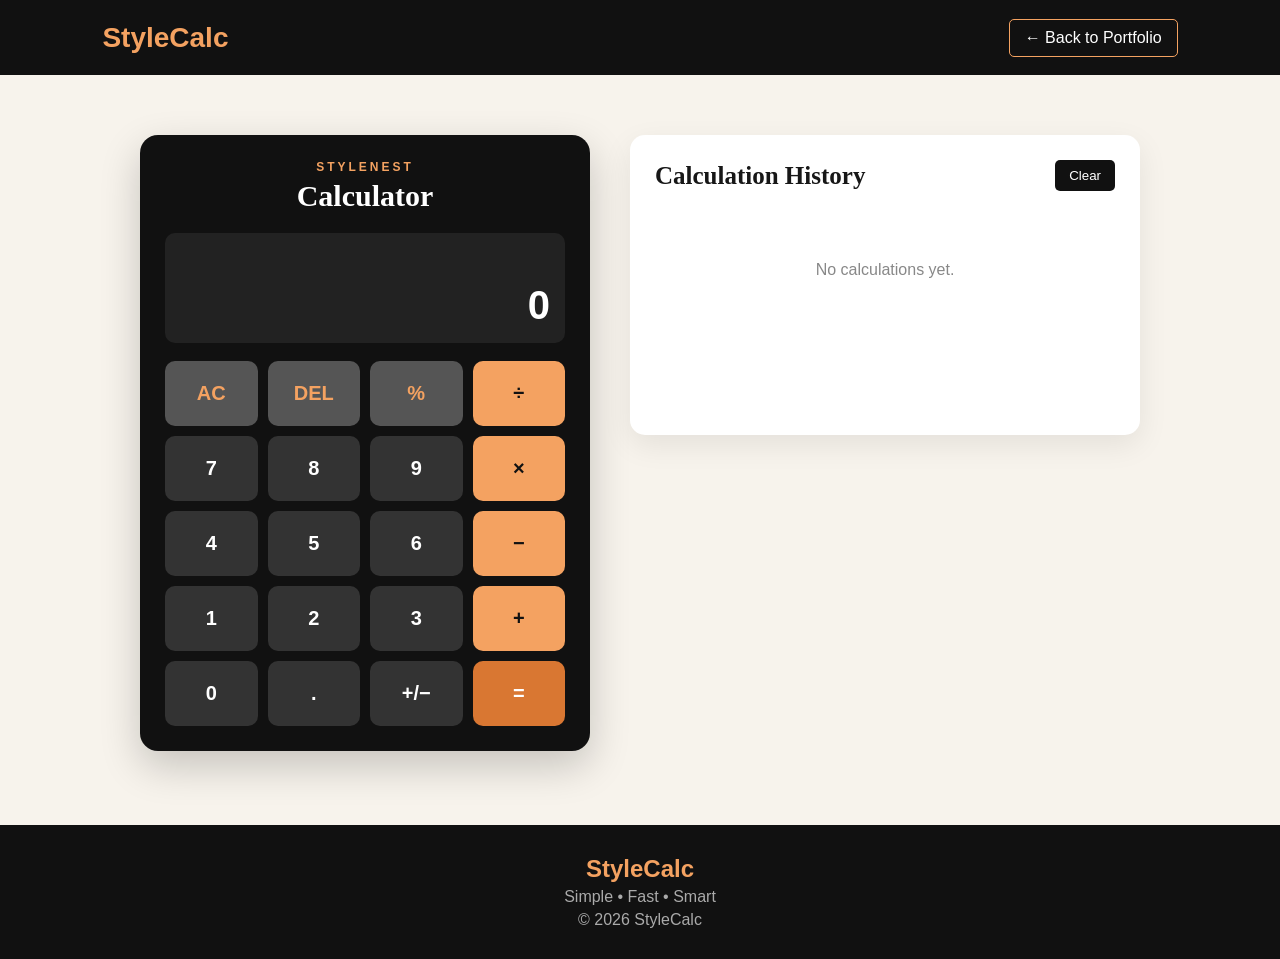
<file: Task-4-Calculator/index.html>
<!DOCTYPE html>
<html lang="en">

<head>

    <meta charset="UTF-8">

    <meta
        name="viewport"
        content="width=device-width, initial-scale=1.0">

    <title>StyleCalc - Calculator</title>

    <link rel="stylesheet" href="style.css">

</head>


<body>


<!-- ================= NAVBAR ================= -->

<header class="navbar">

    <div class="logo">
        StyleCalc
    </div>

    <a href="../Task-1-Portfolio/index.html">
        ← Back to Portfolio
    </a>

</header>



<!-- ================= MAIN ================= -->

<main class="calculator-page">


    <div class="calculator-container">


        <!-- CALCULATOR -->

        <section class="calculator">


            <div class="calculator-title">

                <p>STYLENEST</p>

                <h1>Calculator</h1>

            </div>


            <!-- DISPLAY -->

            <div class="display">

                <div
                    id="previous-display"
                    class="previous-display">
                </div>

                <div
                    id="current-display"
                    class="current-display">
                    0
                </div>

            </div>


            <!-- BUTTONS -->

            <div class="buttons">


                <button
                    class="function"
                    onclick="clearCalculator()">

                    AC

                </button>


                <button
                    class="function"
                    onclick="deleteNumber()">

                    DEL

                </button>


                <button
                    class="function"
                    onclick="percentage()">

                    %

                </button>


                <button
                    class="operator"
                    onclick="chooseOperator('/')">

                    ÷

                </button>


                <button
                    onclick="appendNumber('7')">

                    7

                </button>


                <button
                    onclick="appendNumber('8')">

                    8

                </button>


                <button
                    onclick="appendNumber('9')">

                    9

                </button>


                <button
                    class="operator"
                    onclick="chooseOperator('*')">

                    ×

                </button>


                <button
                    onclick="appendNumber('4')">

                    4

                </button>


                <button
                    onclick="appendNumber('5')">

                    5

                </button>


                <button
                    onclick="appendNumber('6')">

                    6

                </button>


                <button
                    class="operator"
                    onclick="chooseOperator('-')">

                    −

                </button>


                <button
                    onclick="appendNumber('1')">

                    1

                </button>


                <button
                    onclick="appendNumber('2')">

                    2

                </button>


                <button
                    onclick="appendNumber('3')">

                    3

                </button>


                <button
                    class="operator"
                    onclick="chooseOperator('+')">

                    +

                </button>


                <button
                    class="zero"
                    onclick="appendNumber('0')">

                    0

                </button>


                <button
                    onclick="appendDecimal()">

                    .

                </button>


                <button
                    onclick="toggleSign()">

                    +/−

                </button>


                <button
                    class="equals"
                    onclick="calculate()">

                    =

                </button>


            </div>

        </section>



        <!-- HISTORY -->

        <section class="history">

            <div class="history-header">

                <h2>
                    Calculation History
                </h2>

                <button
                    onclick="clearHistory()">

                    Clear

                </button>

            </div>


            <div id="history-list">

                <p class="empty-history">
                    No calculations yet.
                </p>

            </div>

        </section>


    </div>

</main>



<!-- ================= FOOTER ================= -->

<footer>

    <h2>
        StyleCalc
    </h2>

    <p>
        Simple • Fast • Smart
    </p>

    <p>
        © 2026 StyleCalc
    </p>

</footer>



<script src="script.js"></script>

</body>

</html>
</file>
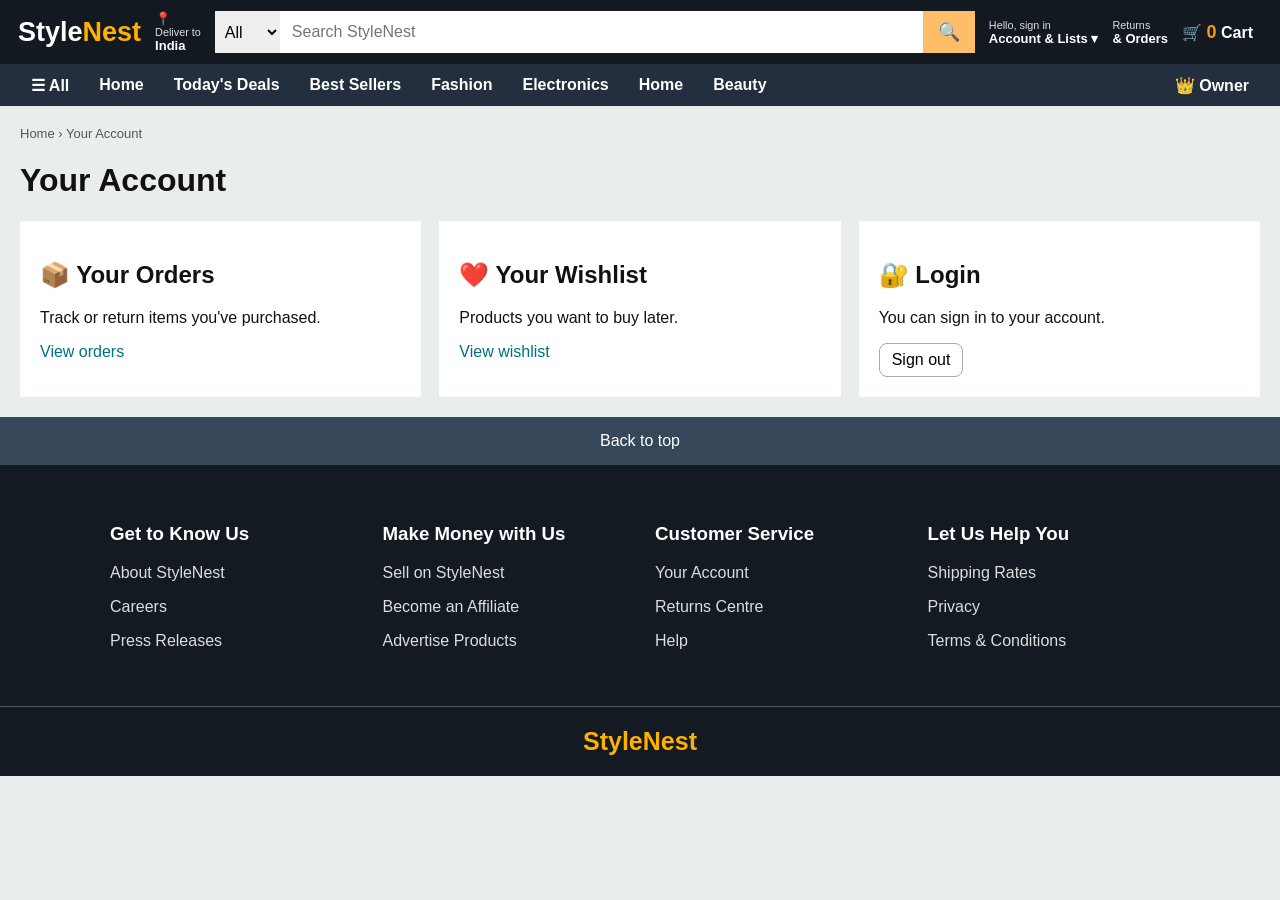
<file: Task-2-Ecommerce-Landing(1)/account.html>
<!DOCTYPE html>
<html lang="en"><head><meta charset="UTF-8"><meta name="viewport" content="width=device-width, initial-scale=1.0">
<title>StyleNest | Account</title><link rel="stylesheet" href="style.css"></head>
<body><div id="header"></div><main class="container"><div class="breadcrumb">Home › Your Account</div>
<h1>Your Account</h1><div class="account-grid">
<div class="account-box"><h2>📦 Your Orders</h2><p>Track or return items you've purchased.</p><a href="orders.html">View orders</a></div>
<div class="account-box"><h2>❤️ Your Wishlist</h2><p>Products you want to buy later.</p><a href="wishlist.html">View wishlist</a></div>
<div class="account-box"><h2>🔐 Login</h2><p id="account-status"></p><button class="btn small" onclick="logout()">Sign out</button></div>
</div></main><div id="footer"></div><script src="script.js"></script></body></html>
</file>
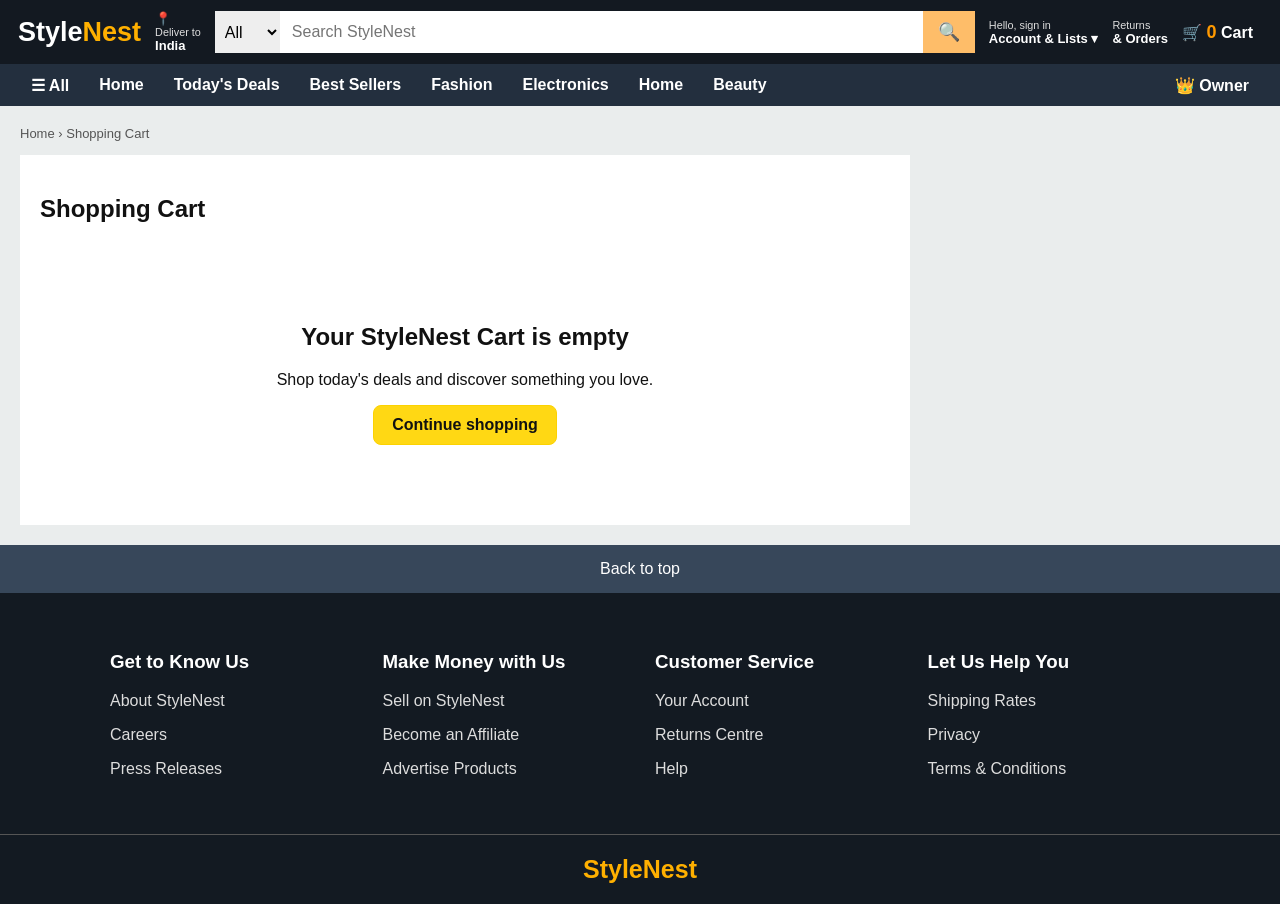
<file: Task-2-Ecommerce-Landing(1)/cart.html>
<!DOCTYPE html>
<html lang="en"><head><meta charset="UTF-8"><meta name="viewport" content="width=device-width, initial-scale=1.0">
<title>StyleNest | Cart</title><link rel="stylesheet" href="style.css"></head>
<body><div id="header"></div>
<main class="container"><div class="breadcrumb">Home › Shopping Cart</div>
<div class="cart-layout"><section><h1>Shopping Cart</h1><div id="cart-items"></div></section><aside id="cart-summary"></aside></div>
</main><div id="footer"></div><script src="script.js"></script></body></html>
</file>
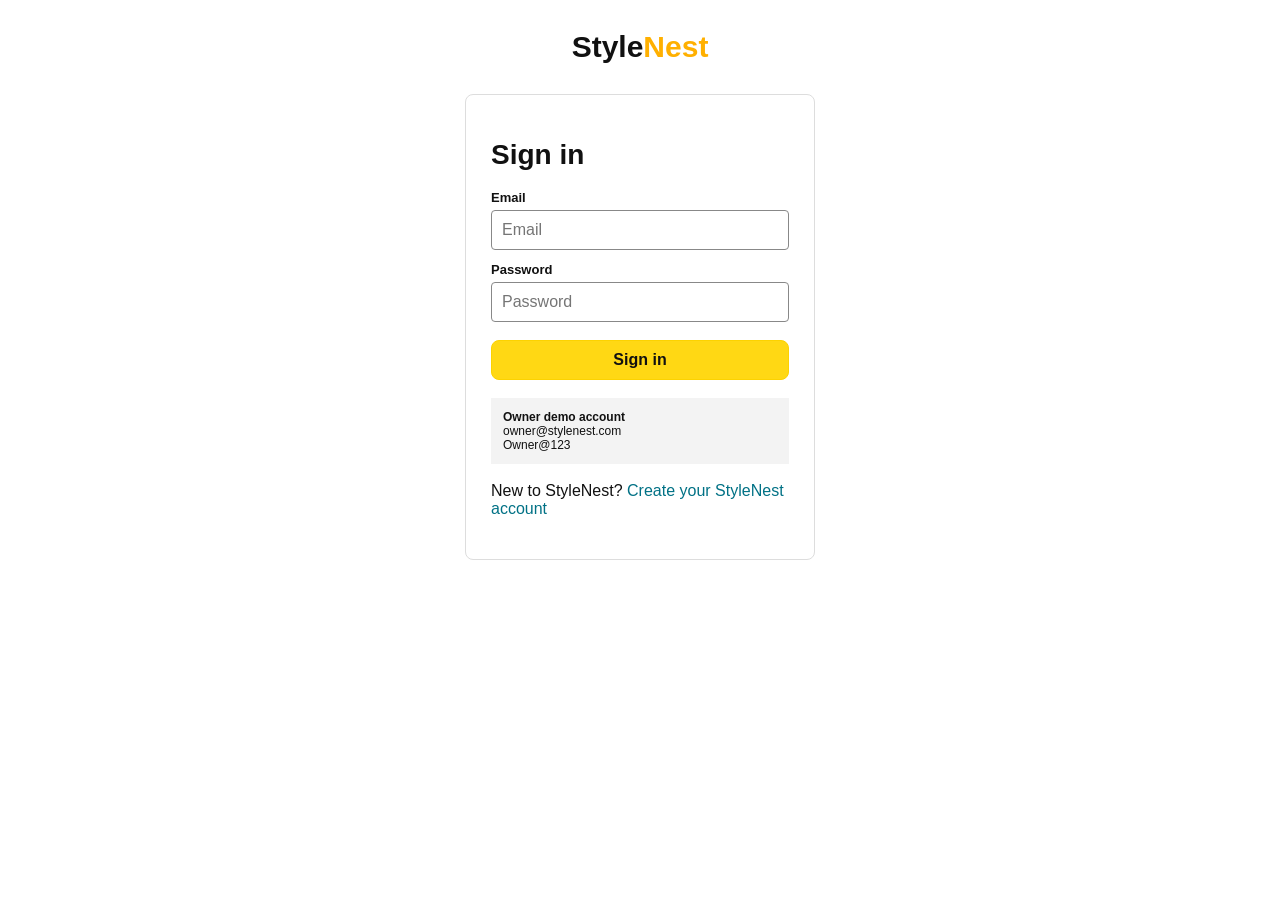
<file: Task-2-Ecommerce-Landing(1)/login.html>
<!DOCTYPE html>
<html lang="en"><head><meta charset="UTF-8"><meta name="viewport" content="width=device-width, initial-scale=1.0">
<title>StyleNest | Sign In</title><link rel="stylesheet" href="style.css"></head>
<body class="login-page"><div class="login-logo"><a href="index.html">Style<span>Nest</span></a></div>
<div class="login-box"><h1>Sign in</h1><label>Email</label><input id="email" type="email" placeholder="Email">
<label>Password</label><input id="password" type="password" placeholder="Password">
<button class="btn yellow full" onclick="login()">Sign in</button><p id="login-message" class="error"></p>
<div class="demo-box"><b>Owner demo account</b><br>owner@stylenest.com<br>Owner@123</div>
<p>New to StyleNest? <a href="#">Create your StyleNest account</a></p></div>
<script src="script.js"></script></body></html>
</file>
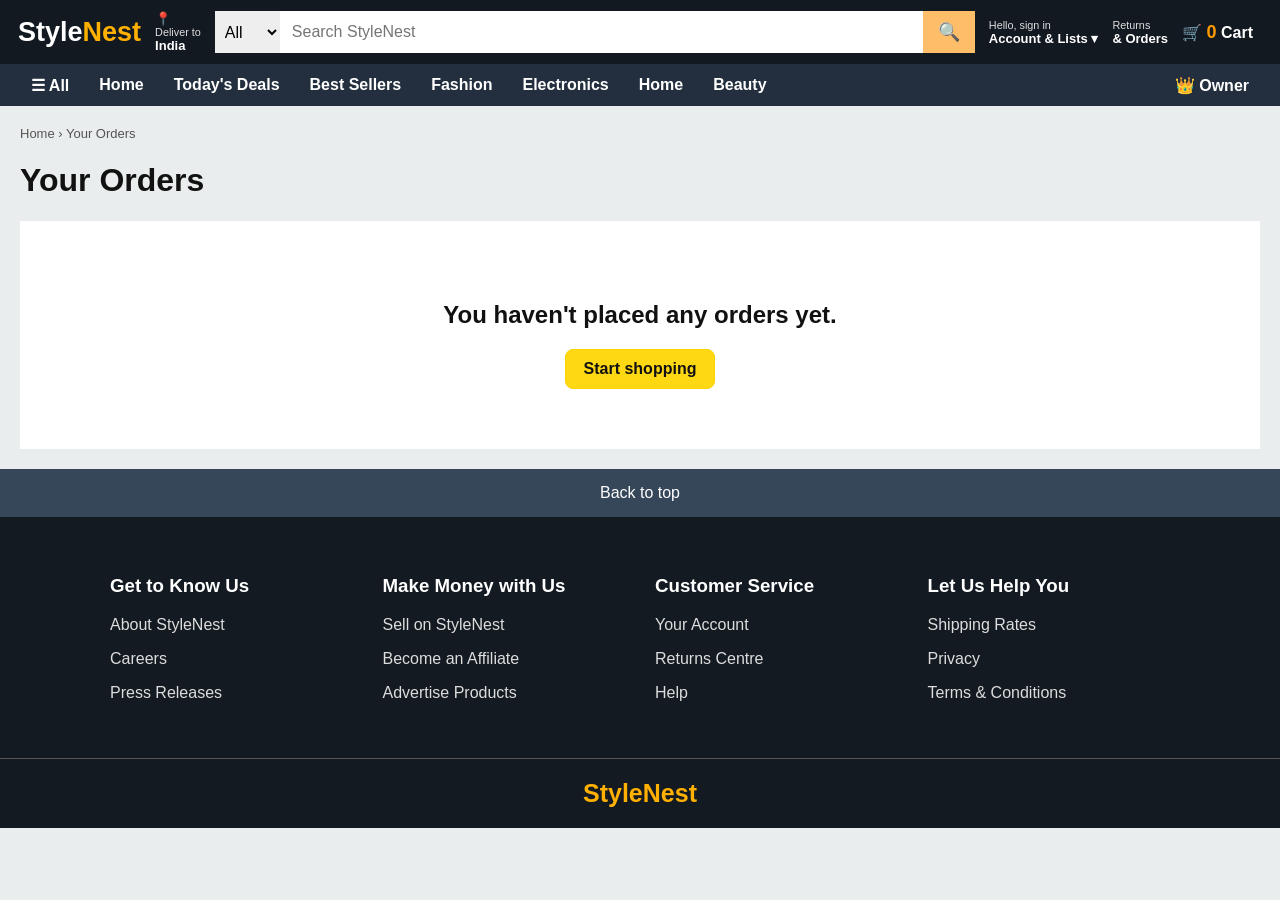
<file: Task-2-Ecommerce-Landing(1)/orders.html>
<!DOCTYPE html>
<html lang="en"><head><meta charset="UTF-8"><meta name="viewport" content="width=device-width, initial-scale=1.0">
<title>StyleNest | Orders</title><link rel="stylesheet" href="style.css"></head>
<body><div id="header"></div><main class="container"><div class="breadcrumb">Home › Your Orders</div>
<h1>Your Orders</h1><div id="orders"></div></main><div id="footer"></div><script src="script.js"></script></body></html>
</file>
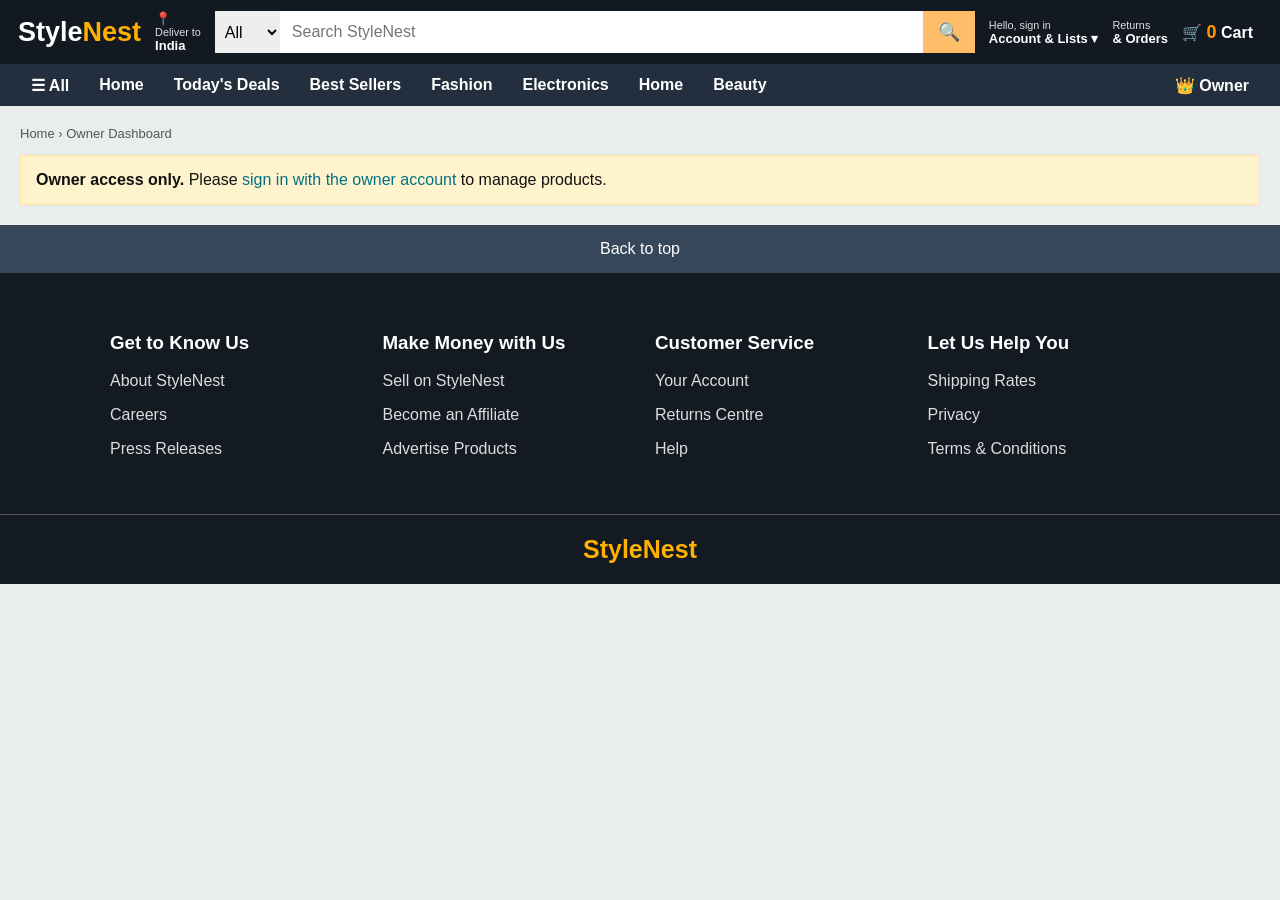
<file: Task-2-Ecommerce-Landing(1)/owner.html>
<!DOCTYPE html>
<html lang="en"><head><meta charset="UTF-8"><meta name="viewport" content="width=device-width, initial-scale=1.0">
<title>StyleNest | Owner Dashboard</title><link rel="stylesheet" href="style.css"></head>
<body><div id="header"></div><main class="container">
<div class="breadcrumb">Home › Owner Dashboard</div>
<div id="owner-locked" class="notice"></div>
<section id="owner-content" class="owner-content" style="display:none">
<h1>👑 Owner Dashboard</h1>
<p class="muted">Only the owner account can add, edit or delete products.</p>
<div class="owner-form panel"><h2 id="form-title">Add New Product</h2>
<input type="hidden" id="edit-id">
<div class="form-grid">
<input id="p-name" placeholder="Product name"><input id="p-price" type="number" placeholder="Price (₹)">
<input id="p-old" type="number" placeholder="Old price (₹)"><input id="p-category" placeholder="Category (Fashion/Electronics/Home/Beauty)">
<input id="p-image" placeholder="Image URL"><input id="p-rating" type="number" step=".1" min="1" max="5" placeholder="Rating">
</div><textarea id="p-description" placeholder="Product description"></textarea>
<button class="btn yellow" onclick="saveProduct()">Save Product</button>
<button class="btn" onclick="clearForm()">Clear</button>
</div>
<div class="panel"><h2>Manage Products</h2><div class="table-wrap"><table><thead><tr><th>Product</th><th>Category</th><th>Price</th><th>Actions</th></tr></thead><tbody id="owner-products"></tbody></table></div></div>
</section></main><div id="footer"></div><script src="script.js"></script></body></html>
</file>
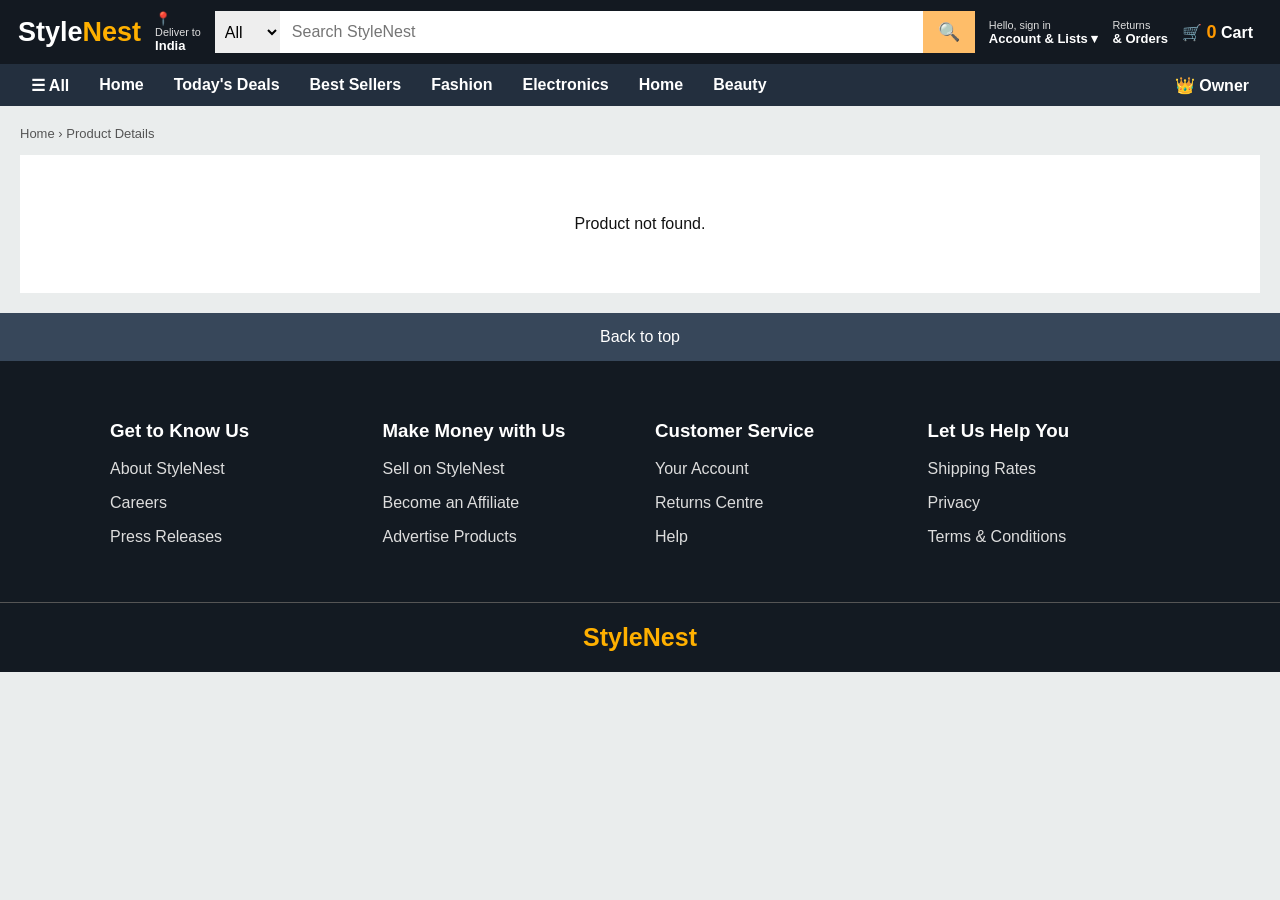
<file: Task-2-Ecommerce-Landing(1)/product-details.html>
<!DOCTYPE html>
<html lang="en"><head><meta charset="UTF-8"><meta name="viewport" content="width=device-width, initial-scale=1.0">
<title>StyleNest | Product Details</title><link rel="stylesheet" href="style.css"></head>
<body><div id="header"></div>
<main class="container"><div class="breadcrumb">Home › Product Details</div><div id="detail"></div></main>
<div id="footer"></div><script src="script.js"></script></body></html>
</file>
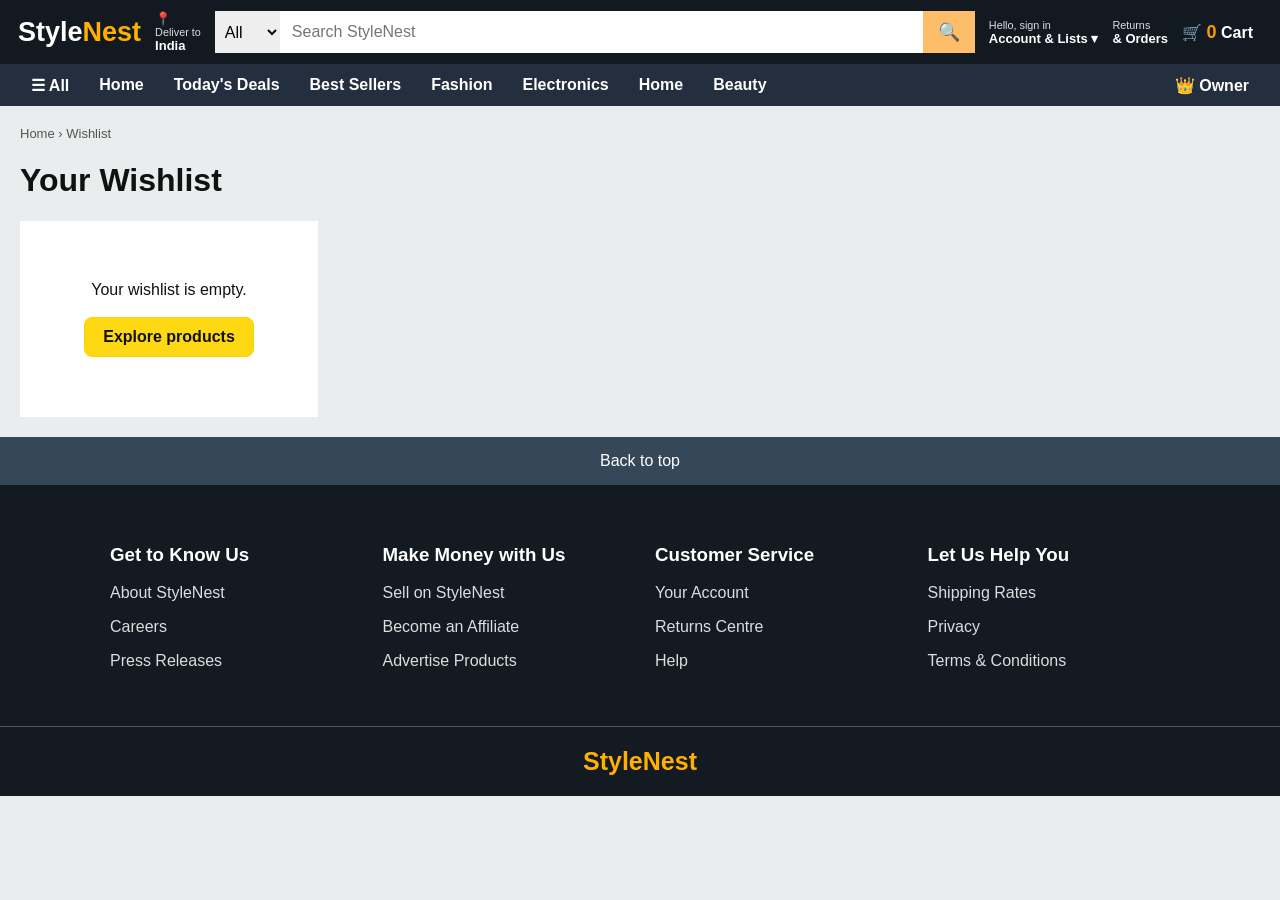
<file: Task-2-Ecommerce-Landing(1)/wishlist.html>
<!DOCTYPE html>
<html lang="en"><head><meta charset="UTF-8"><meta name="viewport" content="width=device-width, initial-scale=1.0">
<title>StyleNest | Wishlist</title><link rel="stylesheet" href="style.css"></head>
<body><div id="header"></div><main class="container"><div class="breadcrumb">Home › Wishlist</div>
<h1>Your Wishlist</h1><div id="wishlist-grid" class="product-grid"></div></main><div id="footer"></div><script src="script.js"></script></body></html>
</file>
<file: Task-1-Portfolio/style.css>
/* ========================================
   ROOT
======================================== */

:root {

    --bg: #f6f8fc;

    --surface: #ffffff;

    --surface-soft: #eef3ff;

    --text: #111827;

    --muted: #667085;

    --primary: #5b5cf0;

    --primary-dark: #4344cf;

    --secondary: #12b8a6;

    --border: #e4e7ec;

    --dark: #101828;

    --shadow:
        0 20px 60px rgba(15, 23, 42, 0.08);

    --radius: 24px;

    --container: 1180px;
}


/* DARK MODE */

body.dark {

    --bg: #0b1120;

    --surface: #111827;

    --surface-soft: #172033;

    --text: #f8fafc;

    --muted: #a7b0c0;

    --border: #25304a;

    --dark: #060b16;

    --shadow:
        0 20px 60px rgba(0, 0, 0, 0.25);
}


/* ========================================
   RESET
======================================== */

* {

    margin: 0;

    padding: 0;

    box-sizing: border-box;
}


html {

    scroll-behavior: smooth;

    scroll-padding-top: 90px;
}


body {

    font-family:
        Inter,
        Arial,
        Helvetica,
        sans-serif;

    background: var(--bg);

    color: var(--text);

    line-height: 1.6;

    transition:
        background 0.3s,
        color 0.3s;
}


a {

    color: inherit;

    text-decoration: none;
}


button {

    font: inherit;
}


img {

    max-width: 100%;
}


.container {

    width: min(
        calc(100% - 40px),
        var(--container)
    );

    margin-inline: auto;
}


/* ========================================
   HEADER
======================================== */

.header {

    position: fixed;

    top: 0;

    left: 0;

    width: 100%;

    z-index: 1000;

    background:
        rgba(246, 248, 252, 0.88);

    backdrop-filter:
        blur(18px);

    border-bottom:
        1px solid transparent;

    transition: 0.3s;
}


body.dark .header {

    background:
        rgba(11, 17, 32, 0.88);
}


.header.scrolled {

    border-bottom:
        1px solid var(--border);
}


.navbar {

    height: 76px;

    display: flex;

    align-items: center;

    justify-content: space-between;

    gap: 30px;
}


.logo {

    font-size: 28px;

    font-weight: 900;

    letter-spacing: -1px;
}


.logo span {

    color: var(--primary);
}


.nav-links {

    display: flex;

    align-items: center;

    gap: 5px;

    list-style: none;
}


.nav-link {

    display: block;

    padding: 9px 12px;

    border-radius: 10px;

    font-size: 14px;

    color: var(--muted);

    font-weight: 600;

    transition: 0.3s;
}


.nav-link:hover,
.nav-link.active {

    color: var(--primary);

    background:
        rgba(91, 92, 240, 0.08);
}


.nav-actions {

    display: flex;

    align-items: center;

    gap: 10px;
}


.icon-button,
.menu-button {

    width: 42px;

    height: 42px;

    border-radius: 12px;

    border:
        1px solid var(--border);

    background:
        var(--surface);

    color:
        var(--text);

    cursor: pointer;

    font-size: 18px;

    transition: 0.3s;
}


.icon-button:hover,
.menu-button:hover {

    border-color:
        var(--primary);

    color:
        var(--primary);
}


.menu-button {

    display: none;
}


/* ========================================
   HERO
======================================== */

.hero {

    position: relative;

    min-height: 100vh;

    display: flex;

    align-items: center;

    padding:
        125px 0 70px;

    overflow: hidden;
}


.hero::before {

    content: "";

    position: absolute;

    width: 500px;

    height: 500px;

    background:
        rgba(91, 92, 240, 0.12);

    filter: blur(80px);

    border-radius: 50%;

    top: 5%;

    right: -150px;

    pointer-events: none;
}


.hero::after {

    content: "";

    position: absolute;

    width: 350px;

    height: 350px;

    background:
        rgba(18, 184, 166, 0.09);

    filter: blur(80px);

    border-radius: 50%;

    bottom: 0;

    left: -100px;

    pointer-events: none;
}


.hero-grid {

    display: grid;

    grid-template-columns:
        minmax(0, 1.2fr)
        minmax(360px, 0.8fr);

    gap: 70px;

    align-items: center;

    position: relative;

    z-index: 2;
}


.availability-badge {

    display: inline-flex;

    align-items: center;

    gap: 9px;

    padding: 8px 14px;

    background:
        var(--surface);

    border:
        1px solid var(--border);

    border-radius: 999px;

    font-size: 13px;

    font-weight: 600;

    margin-bottom: 24px;

    box-shadow:
        0 6px 20px rgba(15,23,42,0.04);
}


.status-dot {

    width: 8px;

    height: 8px;

    border-radius: 50%;

    background:
        #22c55e;

    box-shadow:
        0 0 0 5px rgba(34,197,94,0.12);
}


.eyebrow {

    color:
        var(--primary);

    font-size: 13px;

    font-weight: 800;

    letter-spacing: 2px;

    margin-bottom: 14px;
}


.hero h1 {

    max-width: 820px;

    font-size:
        clamp(48px, 6.7vw, 88px);

    line-height: 0.98;

    letter-spacing: -4px;

    margin-bottom: 22px;
}


.hero h1 span {

    display: block;

    color:
        var(--primary);
}


.hero h2 {

    max-width: 720px;

    font-size:
        clamp(20px, 2vw, 27px);

    color:
        var(--text);

    font-weight: 600;

    line-height: 1.35;

    margin-bottom: 18px;
}


.hero-description {

    max-width: 680px;

    color:
        var(--muted);

    font-size: 17px;
}


.hero-tags {

    display: flex;

    flex-wrap: wrap;

    gap: 8px;

    margin-top: 24px;
}


.hero-tags span {

    padding:
        7px 12px;

    border-radius:
        999px;

    background:
        var(--surface-soft);

    color:
        var(--primary);

    font-size:
        12px;

    font-weight:
        700;
}


.hero-buttons {

    display: flex;

    align-items: center;

    flex-wrap: wrap;

    gap: 12px;

    margin-top: 32px;
}


/* ========================================
   BUTTONS
======================================== */

.btn {

    display: inline-flex;

    align-items: center;

    justify-content: center;

    min-height: 48px;

    padding:
        0 22px;

    border-radius:
        13px;

    font-weight:
        700;

    font-size:
        14px;

    transition:
        0.3s;

    cursor:
        pointer;
}


.primary-btn {

    background:
        var(--primary);

    color:
        white;

    box-shadow:
        0 12px 30px rgba(91,92,240,0.22);
}


.primary-btn:hover {

    background:
        var(--primary-dark);

    transform:
        translateY(-2px);
}


.secondary-btn {

    border:
        1px solid var(--border);

    background:
        var(--surface);

    color:
        var(--text);
}


.secondary-btn:hover {

    border-color:
        var(--primary);

    color:
        var(--primary);

    transform:
        translateY(-2px);
}


.text-btn {

    color:
        var(--primary);
}


.text-btn:hover {

    transform:
        translateX(4px);
}


/* ========================================
   HERO DASHBOARD
======================================== */

.hero-dashboard {

    position: relative;
}


.profile-panel {

    position: relative;

    padding:
        26px;

    border-radius:
        28px;

    background:
        var(--surface);

    border:
        1px solid var(--border);

    box-shadow:
        var(--shadow);
}


.profile-panel::before {

    content: "";

    position: absolute;

    width: 110px;

    height: 110px;

    border:
        1px solid rgba(91,92,240,0.18);

    border-radius:
        30px;

    top:
        -25px;

    right:
        -25px;

    transform:
        rotate(18deg);

    z-index:
        -1;
}


.profile-top {

    display:
        flex;

    gap:
        16px;

    align-items:
        center;

    margin-bottom:
        24px;
}


.profile-avatar {

    width:
        70px;

    height:
        70px;

    border-radius:
        20px;

    background:
        linear-gradient(
            135deg,
            var(--primary),
            var(--secondary)
        );

    color:
        white;

    display:
        grid;

    place-items:
        center;

    font-size:
        22px;

    font-weight:
        900;
}


.profile-status {

    color:
        var(--primary);

    font-size:
        12px;

    font-weight:
        700;
}


.profile-top h3 {

    font-size:
        20px;

    margin:
        3px 0;
}


.profile-top p:last-child {

    color:
        var(--muted);

    font-size:
        14px;
}


.code-window {

    border-radius:
        18px;

    background:
        #0c1222;

    padding:
        18px;

    overflow:
        hidden;
}


.code-dots {

    display:
        flex;

    gap:
        6px;

    margin-bottom:
        16px;
}


.code-dots span {

    width:
        9px;

    height:
        9px;

    border-radius:
        50%;

    background:
        #ff6b6b;
}


.code-dots span:nth-child(2) {

    background:
        #fbbf24;
}


.code-dots span:nth-child(3) {

    background:
        #22c55e;
}


.code-window pre {

    font-family:
        Consolas,
        monospace;

    color:
        #dce3f0;

    font-size:
        13px;

    line-height:
        1.8;

    overflow-x:
        auto;
}


.code-purple {

    color:
        #c084fc;
}


.code-blue {

    color:
        #60a5fa;
}


.code-green {

    color:
        #4ade80;
}


.code-orange {

    color:
        #fb923c;
}


.mini-stats {

    display:
        grid;

    grid-template-columns:
        repeat(3, 1fr);

    gap:
        10px;

    margin-top:
        18px;
}


.mini-stats div {

    padding:
        14px 8px;

    border-radius:
        14px;

    background:
        var(--surface-soft);

    text-align:
        center;
}


.mini-stats strong {

    display:
        block;

    font-size:
        20px;

    color:
        var(--primary);
}


.mini-stats span {

    color:
        var(--muted);

    font-size:
        11px;
}


/* ========================================
   HIGHLIGHTS
======================================== */

.highlights {

    background:
        var(--dark);

    color:
        white;
}


.highlights-grid {

    display:
        grid;

    grid-template-columns:
        repeat(4, 1fr);
}


.highlight-item {

    min-height:
        150px;

    padding:
        32px 24px;

    display:
        flex;

    gap:
        16px;

    align-items:
        flex-start;

    border-right:
        1px solid rgba(255,255,255,0.08);
}


.highlight-item:last-child {

    border-right:
        none;
}


.highlight-number {

    color:
        #7275ff;

    font-size:
        12px;

    font-weight:
        800;
}


.highlight-item h3 {

    font-size:
        17px;

    margin-bottom:
        6px;
}


.highlight-item p {

    color:
        #98a2b3;

    font-size:
        13px;
}


/* ========================================
   GLOBAL SECTIONS
======================================== */

.section {

    padding:
        110px 0;
}


.alternate-section {

    background:
        var(--surface);
}


.section-heading {

    display:
        grid;

    grid-template-columns:
        1fr 0.7fr;

    gap:
        60px;

    align-items:
        end;

    margin-bottom:
        54px;
}


.section-heading h2,
.coding-content h2 {

    font-size:
        clamp(36px, 4.3vw, 56px);

    line-height:
        1.05;

    letter-spacing:
        -2px;
}


.section-heading h2 span,
.coding-content h2 span {

    color:
        var(--primary);
}


.heading-description {

    color:
        var(--muted);

    font-size:
        16px;
}


/* ========================================
   ABOUT
======================================== */

.about-grid {

    display:
        grid;

    grid-template-columns:
        1.15fr 0.85fr;

    gap:
        40px;
}


.about-main {

    padding:
        40px;

    border:
        1px solid var(--border);

    background:
        var(--surface);

    border-radius:
        var(--radius);

    box-shadow:
        var(--shadow);
}


.about-main h3 {

    font-size:
        27px;

    margin-bottom:
        20px;
}


.about-main p {

    color:
        var(--muted);

    margin-bottom:
        16px;
}


.about-actions {

    margin-top:
        25px;
}


.about-info {

    display:
        grid;

    grid-template-columns:
        repeat(2, 1fr);

    gap:
        14px;
}


.info-card {

    padding:
        24px;

    border-radius:
        18px;

    background:
        var(--surface);

    border:
        1px solid var(--border);

    transition:
        0.3s;
}


.info-card:hover {

    transform:
        translateY(-4px);

    border-color:
        var(--primary);
}


.info-card span {

    display:
        block;

    color:
        var(--muted);

    font-size:
        12px;

    margin-bottom:
        8px;
}


.info-card strong {

    font-size:
        18px;
}


/* ========================================
   SKILLS
======================================== */

.skill-tabs,
.project-filters {

    display:
        flex;

    flex-wrap:
        wrap;

    gap:
        8px;

    margin-bottom:
        30px;
}


.skill-tab,
.project-filter {

    padding:
        9px 16px;

    border-radius:
        999px;

    border:
        1px solid var(--border);

    background:
        var(--bg);

    color:
        var(--muted);

    cursor:
        pointer;

    font-size:
        13px;

    font-weight:
        700;

    transition:
        0.3s;
}


.skill-tab:hover,
.skill-tab.active,
.project-filter:hover,
.project-filter.active {

    background:
        var(--primary);

    border-color:
        var(--primary);

    color:
        white;
}


.skills-grid {

    display:
        grid;

    grid-template-columns:
        repeat(3, 1fr);

    gap:
        18px;
}


.skill-card {

    padding:
        28px;

    border-radius:
        20px;

    border:
        1px solid var(--border);

    background:
        var(--bg);

    transition:
        0.3s;
}


.skill-card:hover {

    transform:
        translateY(-6px);

    border-color:
        rgba(91,92,240,0.5);

    box-shadow:
        var(--shadow);
}


.skill-card.hidden {

    display:
        none;
}


.skill-card-top {

    display:
        flex;

    justify-content:
        space-between;

    align-items:
        center;

    margin-bottom:
        22px;
}


.skill-symbol {

    width:
        52px;

    height:
        52px;

    display:
        grid;

    place-items:
        center;

    border-radius:
        15px;

    background:
        rgba(91,92,240,0.1);

    color:
        var(--primary);

    font-weight:
        900;
}


.skill-level {

    font-size:
        10px;

    color:
        var(--muted);

    letter-spacing:
        1px;
}


.skill-card h3 {

    margin-bottom:
        17px;
}


.skill-badges {

    display:
        flex;

    flex-wrap:
        wrap;

    gap:
        7px;
}


.skill-badges span {

    padding:
        6px 10px;

    border-radius:
        8px;

    background:
        var(--surface);

    border:
        1px solid var(--border);

    color:
        var(--muted);

    font-size:
        12px;
}


/* ========================================
   PROJECTS
======================================== */

.projects-grid {

    display:
        grid;

    grid-template-columns:
        repeat(2, 1fr);

    gap:
        24px;
}


.project-card {

    overflow:
        hidden;

    border:
        1px solid var(--border);

    background:
        var(--surface);

    border-radius:
        25px;

    transition:
        0.35s;

    box-shadow:
        0 10px 30px rgba(15,23,42,0.04);
}


.project-card:hover {

    transform:
        translateY(-8px);

    box-shadow:
        var(--shadow);
}


.project-card.hidden {

    display:
        none;
}


.project-visual {

    min-height:
        230px;

    padding:
        25px;

    color:
        white;

    display:
        flex;

    flex-direction:
        column;

    justify-content:
        space-between;

    position:
        relative;

    overflow:
        hidden;
}


.green-project {

    background:
        linear-gradient(
            135deg,
            #063c31,
            #0f766e
        );
}


.hostel-project {

    background:
        linear-gradient(
            135deg,
            #20156b,
            #5b5cf0
        );
}


.project-visual span {

    font-size:
        11px;

    letter-spacing:
        2px;

    font-weight:
        800;

    opacity:
        0.8;
}


.visual-icon {

    font-size:
        70px;

    align-self:
        center;

    filter:
        drop-shadow(
            0 12px 20px rgba(0,0,0,0.25)
        );
}


.project-visual p {

    font-size:
        13px;

    opacity:
        0.8;
}


.project-content {

    padding:
        30px;
}


.project-meta {

    display:
        flex;

    gap:
        6px;

    flex-wrap:
        wrap;

    margin-bottom:
        18px;
}


.project-meta span {

    padding:
        5px 9px;

    background:
        var(--surface-soft);

    color:
        var(--primary);

    border-radius:
        7px;

    font-size:
        10px;

    font-weight:
        700;
}


.project-content h3 {

    font-size:
        28px;
}


.project-content h4 {

    color:
        var(--muted);

    font-size:
        14px;

    margin:
        3px 0 16px;
}


.project-content > p {

    color:
        var(--muted);

    margin-bottom:
        18px;
}


.project-content ul {

    list-style:
        none;
}


.project-content li {

    color:
        var(--muted);

    font-size:
        14px;

    margin-bottom:
        10px;

    padding-left:
        20px;

    position:
        relative;
}


.project-content li::before {

    content:
        "✓";

    position:
        absolute;

    left:
        0;

    color:
        var(--secondary);

    font-weight:
        bold;
}


.project-footer {

    margin-top:
        25px;

    padding-top:
        18px;

    border-top:
        1px solid var(--border);

    color:
        var(--muted);

    font-size:
        12px;
}


/* ========================================
   CODING
======================================== */

.coding-section {

    padding:
        90px 0;

    background:
        var(--dark);

    color:
        white;
}


.coding-grid {

    display:
        grid;

    grid-template-columns:
        1.2fr 0.8fr;

    align-items:
        center;

    gap:
        60px;
}


.coding-content p:not(.eyebrow) {

    color:
        #aab3c2;

    max-width:
        650px;

    margin:
        20px 0 28px;
}


.coding-section .secondary-btn {

    color:
        white;

    border-color:
        rgba(255,255,255,0.2);

    background:
        rgba(255,255,255,0.05);
}


.coding-score {

    text-align:
        center;
}


.coding-score-ring {

    width:
        230px;

    height:
        230px;

    margin:
        auto;

    padding:
        13px;

    border-radius:
        50%;

    background:
        conic-gradient(
            var(--primary) 0deg 320deg,
            rgba(255,255,255,0.08) 320deg
        );

    display:
        grid;

    place-items:
        center;
}


.coding-score-ring > div {

    width:
        100%;

    height:
        100%;

    background:
        var(--dark);

    border-radius:
        50%;

    display:
        flex;

    flex-direction:
        column;

    align-items:
        center;

    justify-content:
        center;
}


.coding-score strong {

    font-size:
        48px;
}


.coding-score span {

    color:
        #aab3c2;
}


.coding-score > p {

    color:
        #aab3c2;

    margin-top:
        18px;
}


/* ========================================
   TIMELINE
======================================== */

.timeline {

    position:
        relative;

    max-width:
        900px;

    margin:
        auto;
}


.timeline::before {

    content:
        "";

    position:
        absolute;

    left:
        11px;

    top:
        5px;

    bottom:
        5px;

    width:
        2px;

    background:
        var(--border);
}


.timeline-item {

    position:
        relative;

    padding-left:
        50px;

    margin-bottom:
        25px;
}


.timeline-dot {

    position:
        absolute;

    left:
        0;

    top:
        28px;

    width:
        24px;

    height:
        24px;

    border-radius:
        50%;

    background:
        var(--surface);

    border:
        6px solid var(--primary);

    z-index:
        2;
}


.timeline-card {

    padding:
        30px;

    border:
        1px solid var(--border);

    border-radius:
        20px;

    background:
        var(--bg);

    transition:
        0.3s;
}


.timeline-card:hover {

    transform:
        translateX(5px);

    border-color:
        var(--primary);
}


.timeline-top {

    display:
        flex;

    justify-content:
        space-between;

    gap:
        20px;

    margin-bottom:
        12px;
}


.timeline-top span {

    color:
        var(--primary);

    font-size:
        13px;

    font-weight:
        800;
}


.timeline-top strong {

    padding:
        5px 10px;

    background:
        rgba(18,184,166,0.09);

    color:
        var(--secondary);

    border-radius:
        8px;

    font-size:
        12px;
}


.timeline-card h3 {

    font-size:
        21px;
}


.timeline-card p {

    color:
        var(--muted);

    margin-top:
        5px;
}


/* ========================================
   CERTIFICATIONS
======================================== */

.certifications-grid {

    display:
        grid;

    grid-template-columns:
        repeat(2, 1fr);

    gap:
        15px;
}


.certificate-card {

    padding:
        25px;

    border:
        1px solid var(--border);

    border-radius:
        18px;

    background:
        var(--surface);

    display:
        flex;

    align-items:
        center;

    gap:
        18px;

    transition:
        0.3s;
}


.certificate-card:hover {

    transform:
        translateY(-4px);

    border-color:
        var(--primary);

    box-shadow:
        var(--shadow);
}


.certificate-number {

    min-width:
        48px;

    width:
        48px;

    height:
        48px;

    display:
        grid;

    place-items:
        center;

    border-radius:
        14px;

    background:
        var(--surface-soft);

    color:
        var(--primary);

    font-size:
        12px;

    font-weight:
        900;
}


.certificate-card span {

    color:
        var(--primary);

    font-size:
        11px;

    font-weight:
        700;
}


.certificate-card h3 {

    margin-top:
        4px;

    font-size:
        17px;
}


/* ========================================
   ACHIEVEMENTS
======================================== */

.achievements-section {

    background:
        var(--surface);
}


.achievements-grid {

    display:
        grid;

    grid-template-columns:
        repeat(3, 1fr);

    gap:
        20px;
}


.achievement-card {

    padding:
        34px;

    background:
        var(--bg);

    border:
        1px solid var(--border);

    border-radius:
        22px;

    transition:
        0.3s;
}


.achievement-card:hover {

    transform:
        translateY(-6px);

    border-color:
        var(--primary);
}


.achievement-icon {

    width:
        54px;

    height:
        54px;

    border-radius:
        16px;

    background:
        var(--surface-soft);

    color:
        var(--primary);

    display:
        grid;

    place-items:
        center;

    font-weight:
        900;

    margin-bottom:
        22px;
}


.achievement-card > strong {

    display:
        block;

    color:
        var(--primary);

    font-size:
        32px;

    margin-bottom:
        4px;
}


.achievement-card h3 {

    margin-bottom:
        10px;
}


.achievement-card p {

    color:
        var(--muted);

    font-size:
        14px;
}


/* ========================================
   CONTACT
======================================== */

.contact-section {

    padding-top:
        70px;
}


.contact-card {

    background:
        linear-gradient(
            135deg,
            #121a31,
            #171d42
        );

    color:
        white;

    border-radius:
        30px;

    padding:
        55px;

    display:
        grid;

    grid-template-columns:
        1.15fr 0.85fr;

    gap:
        60px;

    box-shadow:
        var(--shadow);
}


.contact-copy h2 {

    font-size:
        clamp(34px, 4vw, 52px);

    line-height:
        1.05;

    letter-spacing:
        -2px;
}


.contact-copy > p:not(.eyebrow) {

    color:
        #aab3c2;

    margin:
        20px 0 26px;
}


.contact-buttons {

    display:
        flex;

    flex-wrap:
        wrap;

    gap:
        10px;
}


.light-btn {

    background:
        white;

    color:
        #121a31;
}


.outline-light-btn {

    border:
        1px solid rgba(255,255,255,0.2);

    color:
        white;
}


.outline-light-btn:hover {

    background:
        rgba(255,255,255,0.08);
}


.contact-details {

    display:
        grid;

    gap:
        10px;
}


.contact-details a {

    padding:
        18px;

    border:
        1px solid rgba(255,255,255,0.1);

    border-radius:
        15px;

    background:
        rgba(255,255,255,0.04);

    transition:
        0.3s;
}


.contact-details a:hover {

    border-color:
        #7275ff;

    transform:
        translateX(4px);
}


.contact-details span {

    display:
        block;

    color:
        #8f9aaf;

    font-size:
        11px;

    margin-bottom:
        2px;
}


.contact-details strong {

    font-size:
        14px;
}


/* ========================================
   FOOTER
======================================== */

footer {

    padding:
        40px 0;

    border-top:
        1px solid var(--border);

    background:
        var(--surface);
}


.footer-content {

    display:
        flex;

    align-items:
        center;

    justify-content:
        space-between;

    gap:
        30px;
}


.footer-content > div p {

    color:
        var(--muted);

    margin-top:
        5px;

    font-size:
        13px;
}


.footer-content > p {

    color:
        var(--muted);

    font-size:
        13px;
}


/* ========================================
   BACK TO TOP
======================================== */

.back-to-top {

    position:
        fixed;

    right:
        24px;

    bottom:
        24px;

    width:
        46px;

    height:
        46px;

    border:
        none;

    border-radius:
        14px;

    background:
        var(--primary);

    color:
        white;

    cursor:
        pointer;

    box-shadow:
        0 10px 25px rgba(91,92,240,0.3);

    opacity:
        0;

    visibility:
        hidden;

    transform:
        translateY(15px);

    transition:
        0.3s;

    z-index:
        900;
}


.back-to-top.show {

    opacity:
        1;

    visibility:
        visible;

    transform:
        translateY(0);
}


/* ========================================
   REVEAL
======================================== */

.reveal {

    opacity:
        0;

    transform:
        translateY(30px);

    transition:
        opacity 0.7s ease,
        transform 0.7s ease;
}


.reveal.visible {

    opacity:
        1;

    transform:
        translateY(0);
}


/* ========================================
   RESPONSIVE
======================================== */

@media (max-width: 1000px) {

    .nav-links {

        position:
            fixed;

        top:
            76px;

        left:
            20px;

        right:
            20px;

        padding:
            20px;

        background:
            var(--surface);

        border:
            1px solid var(--border);

        border-radius:
            18px;

        flex-direction:
            column;

        align-items:
            stretch;

        box-shadow:
            var(--shadow);

        opacity:
            0;

        visibility:
            hidden;

        transform:
            translateY(-15px);

        transition:
            0.3s;
    }


    .nav-links.open {

        opacity:
            1;

        visibility:
            visible;

        transform:
            translateY(0);
    }


    .nav-link {

        padding:
            12px 14px;
    }


    .menu-button {

        display:
            block;
    }


    .hero-grid {

        grid-template-columns:
            1fr;

        gap:
            45px;
    }


    .hero-content {

        text-align:
            center;
    }


    .hero-description {

        margin-inline:
            auto;
    }


    .availability-badge {

        margin-inline:
            auto;
    }


    .hero-tags,
    .hero-buttons {

        justify-content:
            center;
    }


    .hero-dashboard {

        max-width:
            570px;

        width:
            100%;

        margin:
            auto;
    }


    .highlights-grid {

        grid-template-columns:
            repeat(2, 1fr);
    }


    .highlight-item:nth-child(2) {

        border-right:
            none;
    }


    .about-grid {

        grid-template-columns:
            1fr;
    }


    .skills-grid {

        grid-template-columns:
            repeat(2, 1fr);
    }


    .coding-grid {

        grid-template-columns:
            1fr;

        text-align:
            center;
    }


    .coding-content p:not(.eyebrow) {

        margin-inline:
            auto;
    }


    .contact-card {

        grid-template-columns:
            1fr;
    }

}


@media (max-width: 760px) {

    .section {

        padding:
            80px 0;
    }


    .section-heading {

        grid-template-columns:
            1fr;

        gap:
            20px;
    }


    .hero {

        padding-top:
            115px;
    }


    .hero h1 {

        letter-spacing:
            -2px;
    }


    .highlights-grid {

        grid-template-columns:
            1fr;
    }


    .highlight-item {

        border-right:
            none;

        border-bottom:
            1px solid rgba(255,255,255,0.08);
    }


    .about-info {

        grid-template-columns:
            1fr;
    }


    .skills-grid,
    .projects-grid,
    .certifications-grid,
    .achievements-grid {

        grid-template-columns:
            1fr;
    }


    .timeline-top {

        flex-direction:
            column;

        gap:
            8px;
    }


    .timeline-top strong {

        align-self:
            flex-start;
    }


    .contact-card {

        padding:
            35px 25px;
    }


    .footer-content {

        flex-direction:
            column;

        align-items:
            flex-start;
    }

}


@media (max-width: 520px) {

    .container {

        width:
            min(calc(100% - 28px), var(--container));
    }


    .hero-buttons {

        flex-direction:
            column;

        align-items:
            stretch;
    }


    .btn {

        width:
            100%;
    }


    .mini-stats {

        grid-template-columns:
            1fr;
    }


    .about-main {

        padding:
            27px;
    }


    .profile-panel {

        padding:
            18px;
    }


    .profile-top {

        align-items:
            flex-start;
    }


    .profile-avatar {

        width:
            58px;

        height:
            58px;
    }


    .coding-score-ring {

        width:
            190px;

        height:
            190px;
    }

}
</file>
<file: Task-4-Calculator/style.css>
/* ==============================
   RESET
============================== */

* {
    margin: 0;
    padding: 0;
    box-sizing: border-box;
}


body {
    font-family: Arial, sans-serif;

    background: #f7f3ec;

    color: #171717;

    min-height: 100vh;
}


/* ==============================
   NAVBAR
============================== */

.navbar {

    height: 75px;

    background: #111;

    color: white;

    display: flex;

    align-items: center;

    justify-content: space-between;

    padding: 0 8%;
}


.logo {

    font-size: 28px;

    font-weight: bold;

    color: #f4a261;
}


.navbar a {

    color: white;

    text-decoration: none;

    border: 1px solid #f4a261;

    padding: 9px 15px;

    border-radius: 5px;

    transition: 0.3s;
}


.navbar a:hover {

    background: #f4a261;

    color: #111;
}


/* ==============================
   MAIN PAGE
============================== */

.calculator-page {

    min-height: calc(100vh - 150px);

    padding: 60px 8%;
}


.calculator-container {

    max-width: 1000px;

    margin: auto;

    display: grid;

    grid-template-columns: 450px 1fr;

    gap: 40px;

    align-items: start;
}


/* ==============================
   CALCULATOR
============================== */

.calculator {

    background: #111;

    padding: 25px;

    border-radius: 18px;

    box-shadow:
        0 15px 40px rgba(0, 0, 0, 0.2);
}


.calculator-title {

    text-align: center;

    color: white;

    margin-bottom: 20px;
}


.calculator-title p {

    color: #f4a261;

    font-size: 12px;

    letter-spacing: 3px;

    font-weight: bold;
}


.calculator-title h1 {

    font-family: Georgia, serif;

    font-size: 30px;

    margin-top: 5px;
}


/* ==============================
   DISPLAY
============================== */

.display {

    background: #222;

    color: white;

    border-radius: 10px;

    min-height: 110px;

    padding: 15px;

    margin-bottom: 18px;

    display: flex;

    flex-direction: column;

    justify-content: flex-end;

    text-align: right;

    overflow: hidden;
}


.previous-display {

    color: #999;

    font-size: 16px;

    min-height: 25px;
}


.current-display {

    color: white;

    font-size: 40px;

    font-weight: bold;

    word-break: break-all;
}


/* ==============================
   BUTTON GRID
============================== */

.buttons {

    display: grid;

    grid-template-columns:
        repeat(4, 1fr);

    gap: 10px;
}


.buttons button {

    height: 65px;

    border: none;

    border-radius: 10px;

    background: #333;

    color: white;

    font-size: 20px;

    font-weight: bold;

    cursor: pointer;

    transition: 0.2s;
}


.buttons button:hover {

    background: #555;

    transform: translateY(-2px);
}


.buttons button:active {

    transform: scale(0.95);
}


/* FUNCTION BUTTONS */

.buttons .function {

    background: #555;

    color: #f4a261;
}


.buttons .function:hover {

    background: #666;
}


/* OPERATORS */

.buttons .operator {

    background: #f4a261;

    color: #111;
}


.buttons .operator:hover {

    background: #ffb77b;
}


/* EQUALS */

.buttons .equals {

    background: #d97732;

    color: white;
}


.buttons .equals:hover {

    background: #ed8c43;
}


/* ZERO */

.buttons .zero {

    grid-column: span 1;
}


/* ==============================
   HISTORY
============================== */

.history {

    background: white;

    border-radius: 15px;

    padding: 25px;

    box-shadow:
        0 10px 30px rgba(0,0,0,0.08);

    min-height: 300px;
}


.history-header {

    display: flex;

    align-items: center;

    justify-content: space-between;

    margin-bottom: 20px;
}


.history-header h2 {

    font-family: Georgia, serif;

    font-size: 25px;
}


.history-header button {

    background: #111;

    color: white;

    border: none;

    padding: 8px 14px;

    border-radius: 5px;

    cursor: pointer;
}


.history-header button:hover {

    background: #d97732;
}


/* HISTORY ITEM */

.history-item {

    padding: 13px;

    border-bottom: 1px solid #eee;

    display: flex;

    justify-content: space-between;

    gap: 15px;
}


.history-expression {

    color: #777;

    font-size: 14px;
}


.history-result {

    font-weight: bold;

    color: #d97732;
}


.empty-history {

    color: #888;

    text-align: center;

    padding: 50px 10px;
}


/* ==============================
   FOOTER
============================== */

footer {

    background: #111;

    color: white;

    text-align: center;

    padding: 30px;
}


footer h2 {

    color: #f4a261;

    margin-bottom: 5px;
}


footer p {

    color: #aaa;

    margin-top: 5px;
}


/* ==============================
   RESPONSIVE
============================== */

@media (max-width: 850px) {

    .calculator-container {

        grid-template-columns: 1fr;

        max-width: 500px;
    }

}


@media (max-width: 500px) {

    .calculator-page {

        padding: 30px 15px;
    }


    .navbar {

        padding: 0 20px;
    }


    .buttons button {

        height: 58px;

        font-size: 18px;
    }


    .current-display {

        font-size: 32px;
    }

}
</file>
<file: Task-2-Ecommerce-Landing(1)/style.css>
*{box-sizing:border-box}body{margin:0;font-family:Arial,Helvetica,sans-serif;background:#eaeded;color:#111}a{color:#007185;text-decoration:none;cursor:pointer}a:hover{text-decoration:underline}button,select,input,textarea{font:inherit}.top{background:#131921;color:#fff;display:flex;align-items:center;gap:14px;padding:8px 18px;min-height:64px}.logo{color:#fff;font-size:27px;font-weight:bold;white-space:nowrap}.logo span,.login-logo span{color:#ffb000}.logo:hover{text-decoration:none}.deliver{display:flex;flex-direction:column;font-size:13px;white-space:nowrap}.deliver small{color:#ddd}.search{display:flex;flex:1;height:42px;max-width:760px}.search select{width:65px;border:0;background:#eee;padding:0 6px}.search input{flex:1;border:0;padding:0 12px;outline:0}.search button{width:52px;border:0;background:#febd69;cursor:pointer;font-size:18px}.head-link{color:#fff;display:flex;flex-direction:column;white-space:nowrap;font-size:13px}.head-link small{color:#ddd}.head-link:hover{text-decoration:none}.cart-link{color:#fff;font-weight:bold;white-space:nowrap}.cart-count{color:#ff9900;font-size:18px}.nav{background:#232f3e;color:#fff;display:flex;gap:4px;align-items:center;padding:0 18px;height:42px;overflow:auto}.nav a,.nav button{color:#fff;background:transparent;border:1px solid transparent;padding:10px 12px;white-space:nowrap;font-weight:bold;cursor:pointer}.nav a:hover,.nav button:hover{border-color:#fff;text-decoration:none}.nav .owner{margin-left:auto}.hero{height:380px;background:linear-gradient(90deg,rgba(0,0,0,.75),rgba(0,0,0,.08)),url('https://images.unsplash.com/photo-1445205170230-053b83016050?auto=format&fit=crop&w=1800&q=85') center/cover;display:flex;align-items:center}.hero-content{max-width:600px;margin-left:8%;color:#fff}.eyebrow{font-size:13px;font-weight:bold;letter-spacing:2px}.hero h1{font-size:43px;margin:10px 0}.hero p{font-size:18px;line-height:1.5}.btn{border:1px solid #aaa;background:#fff;border-radius:8px;padding:10px 18px;cursor:pointer;display:inline-block}.btn:hover{filter:brightness(.97)}.yellow{background:#ffd814;border-color:#fcd200;color:#111;font-weight:bold}.orange{background:#ffa41c;border-color:#ff9900;color:#111}.small{padding:7px 12px}.full{width:100%}.container{max-width:1450px;margin:auto;padding:20px}.home-grid{max-width:1400px;margin:-45px auto 20px;position:relative;display:grid;grid-template-columns:repeat(4,1fr);gap:18px;padding:0 20px}.home-card{background:#fff;padding:20px;min-height:320px}.home-card h2{font-size:20px;margin-top:0}.home-card img{width:100%;height:200px;object-fit:cover}.home-card a{display:block;margin-top:14px}.section{max-width:1400px;margin:20px auto;padding:20px;background:#fff}.section-heading{display:flex;justify-content:space-between;align-items:center}.section-heading h2{font-size:26px}.product-grid{display:grid;grid-template-columns:repeat(4,1fr);gap:16px}.product-card{background:#fff;padding:16px;position:relative;border:1px solid #ddd;min-width:0}.product-card:hover{box-shadow:0 2px 9px #bbb}.product-card img{width:100%;height:230px;object-fit:contain}.product-card h3{font-size:16px;line-height:1.35;margin:10px 0 5px;color:#0f1111}.rating{color:#f08804}.price{font-size:23px;font-weight:bold;margin:8px 0}.old{text-decoration:line-through;color:#777;font-size:13px;margin-left:6px}.badge{background:#cc0c39;color:#fff;font-size:12px;padding:4px 6px}.card-actions{display:flex;gap:7px;margin-top:10px}.card-actions .btn{flex:1;padding:8px;font-size:13px}.wish{position:absolute;right:10px;top:10px;background:#fff;border:1px solid #ddd;border-radius:50%;width:34px;height:34px;cursor:pointer}.breadcrumb{font-size:13px;color:#555;margin-bottom:14px}.shop-layout{display:grid;grid-template-columns:230px 1fr;gap:20px}.filters{background:#fff;padding:20px;height:max-content}.filters h3{margin-top:0}.filters label{display:block;margin:12px 0}.results{min-width:0}.results-top{background:#fff;padding:15px;display:flex;justify-content:space-between;align-items:center;margin-bottom:16px}.results-top h1{margin:0 0 5px;font-size:24px}.results-top select{padding:9px}.cart-layout{display:grid;grid-template-columns:1fr 330px;gap:20px}.cart-layout>section,.summary,.order,.panel,.account-box{background:#fff;padding:20px}.cart-row{display:flex;gap:18px;padding:18px 0;border-bottom:1px solid #ddd}.cart-row img{width:150px;height:150px;object-fit:contain}.cart-row h3{margin:0}.cart-row .qty{display:flex;gap:8px;align-items:center;margin-top:15px}.qty button{border:1px solid #aaa;background:#fff;padding:3px 10px;cursor:pointer}.summary h2{color:#067d62}.summary .total{font-size:25px;font-weight:bold}.empty{background:#fff;padding:60px;text-align:center}.detail{background:#fff;padding:30px;display:grid;grid-template-columns:1fr 1fr;gap:35px}.detail img{width:100%;height:430px;object-fit:contain}.detail h1{font-size:30px}.detail-price{font-size:30px;font-weight:bold}.reviews{grid-column:1/-1;border-top:1px solid #ddd;padding-top:20px}.review{padding:12px 0;border-bottom:1px solid #ddd}.wishlist-grid{display:grid;grid-template-columns:repeat(4,1fr);gap:16px}.order{margin-bottom:15px}.order-head{background:#eee;padding:12px;display:flex;justify-content:space-between}.account-grid{display:grid;grid-template-columns:repeat(3,1fr);gap:18px}.owner-content h1{font-size:30px}.form-grid{display:grid;grid-template-columns:repeat(2,1fr);gap:10px}.owner-form input,.owner-form textarea{width:100%;padding:11px;border:1px solid #aaa;border-radius:4px}.owner-form textarea{height:100px;margin:10px 0}.table-wrap{overflow:auto}.table-wrap table{width:100%;border-collapse:collapse}.table-wrap th,.table-wrap td{border-bottom:1px solid #ddd;padding:12px;text-align:left}.danger{background:#fff;border:1px solid #c40000;color:#c40000;padding:7px;border-radius:5px;cursor:pointer}.muted{color:#666}.notice{background:#fff3cd;border:1px solid #ffe69c;padding:15px}.login-page{background:#fff;min-height:100vh}.login-logo{text-align:center;padding:30px;font-size:30px;font-weight:bold}.login-logo a{color:#111}.login-box{width:350px;max-width:90%;margin:auto;border:1px solid #ddd;border-radius:8px;padding:25px}.login-box h1{font-size:28px}.login-box label{display:block;font-weight:bold;font-size:13px;margin-top:12px}.login-box input{width:100%;padding:10px;margin-top:5px;border:1px solid #888;border-radius:4px}.login-box .btn{margin-top:18px}.demo-box{background:#f3f3f3;padding:12px;margin:18px 0;font-size:12px}.error{color:#c40000}.footer-top{background:#37475a;color:#fff;text-align:center;padding:15px}.footer{background:#131a22;color:#ddd}.footer-grid{max-width:1100px;margin:auto;display:grid;grid-template-columns:repeat(4,1fr);gap:30px;padding:40px 20px}.footer-grid h3{color:#fff}.footer-grid p{cursor:pointer}.footer-bottom{text-align:center;border-top:1px solid #555;padding:20px;color:#ffb000;font-size:25px;font-weight:bold}.toast{position:fixed;right:20px;bottom:20px;background:#232f3e;color:#fff;padding:14px 20px;border-radius:5px;z-index:1000;box-shadow:0 3px 12px #555}@media(max-width:1000px){.home-grid,.product-grid{grid-template-columns:repeat(2,1fr)}.deliver,.head-link{display:none}.shop-layout{grid-template-columns:180px 1fr}.account-grid{grid-template-columns:1fr 1fr}}@media(max-width:650px){.top{flex-wrap:wrap;padding:8px}.logo{font-size:22px}.search{order:3;flex-basis:100%}.hero{height:330px}.hero h1{font-size:30px}.home-grid,.product-grid,.wishlist-grid,.account-grid{grid-template-columns:1fr}.home-grid{margin-top:15px}.shop-layout,.cart-layout{grid-template-columns:1fr}.filters{order:2}.results-top{align-items:flex-start;gap:10px}.detail{grid-template-columns:1fr;padding:18px}.detail img{height:280px}.form-grid{grid-template-columns:1fr}.footer-grid{grid-template-columns:1fr 1fr}.cart-row img{width:90px;height:90px}}
</file>
